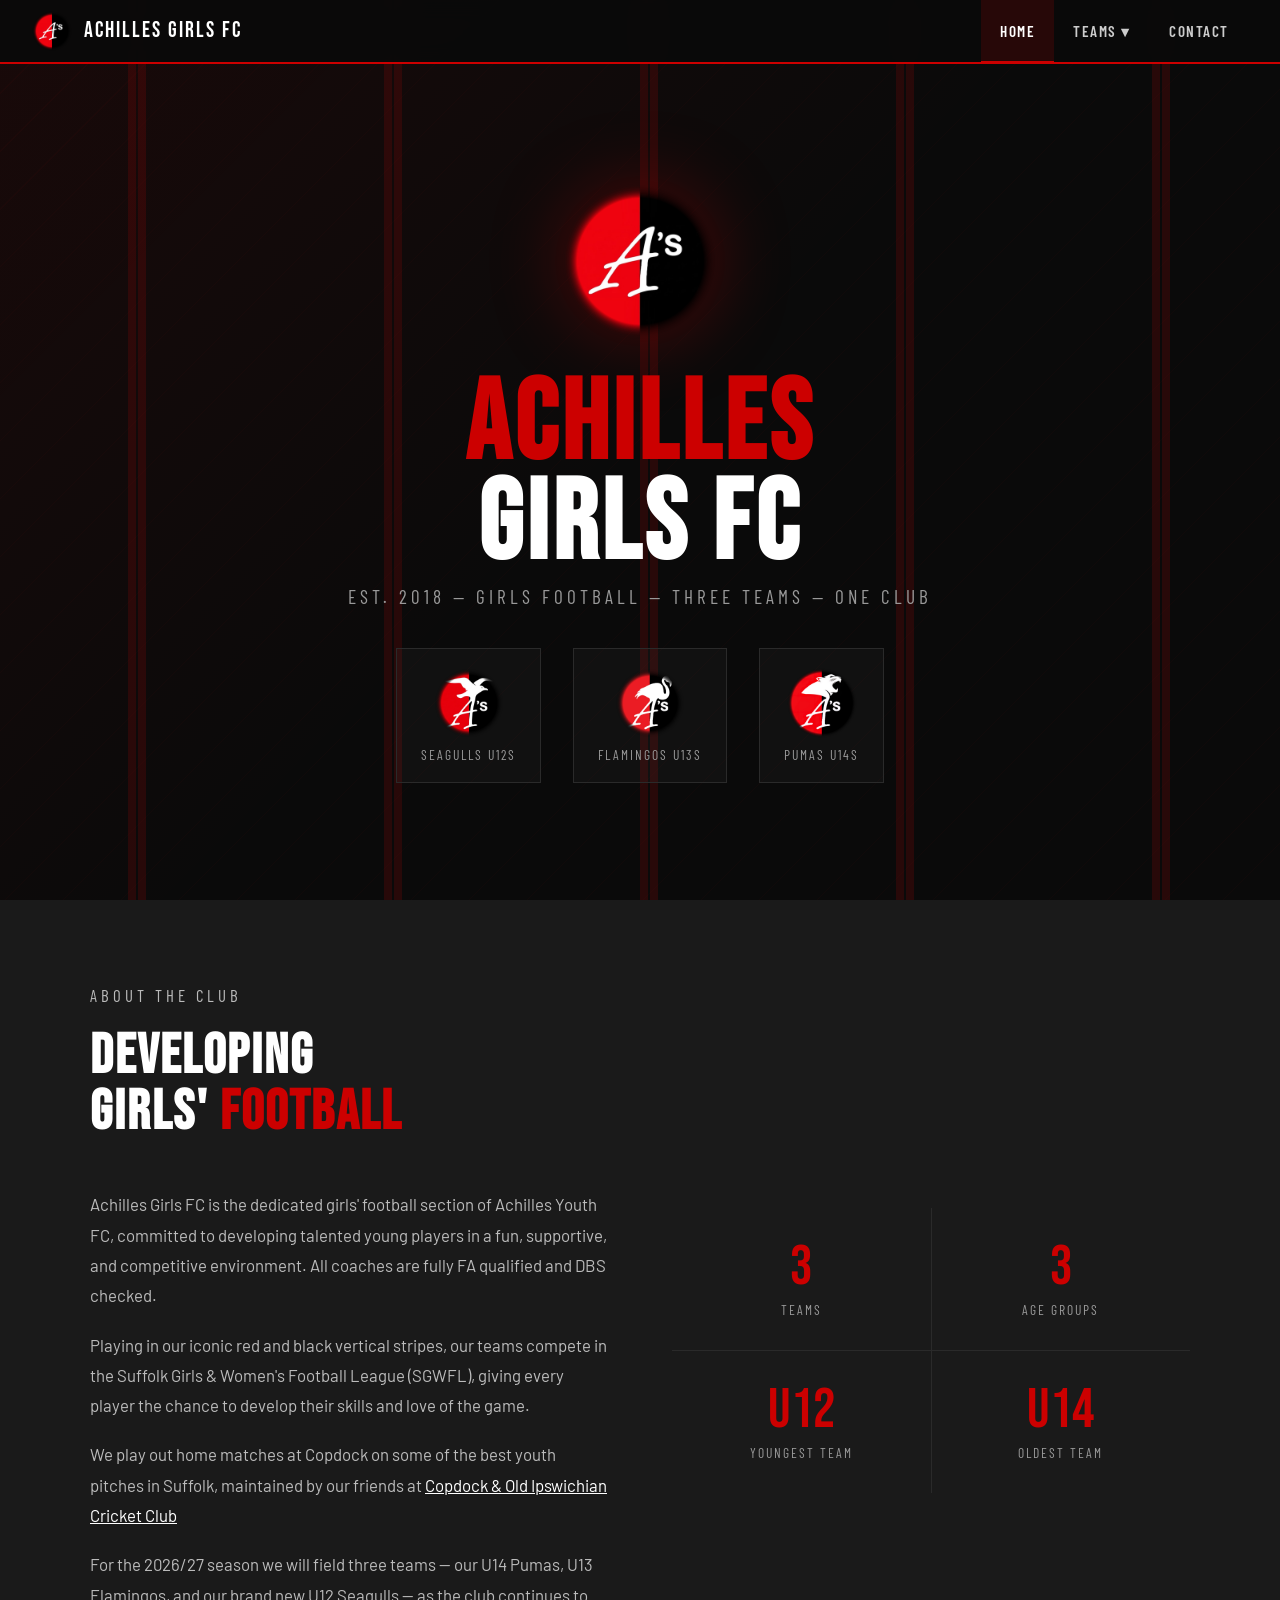
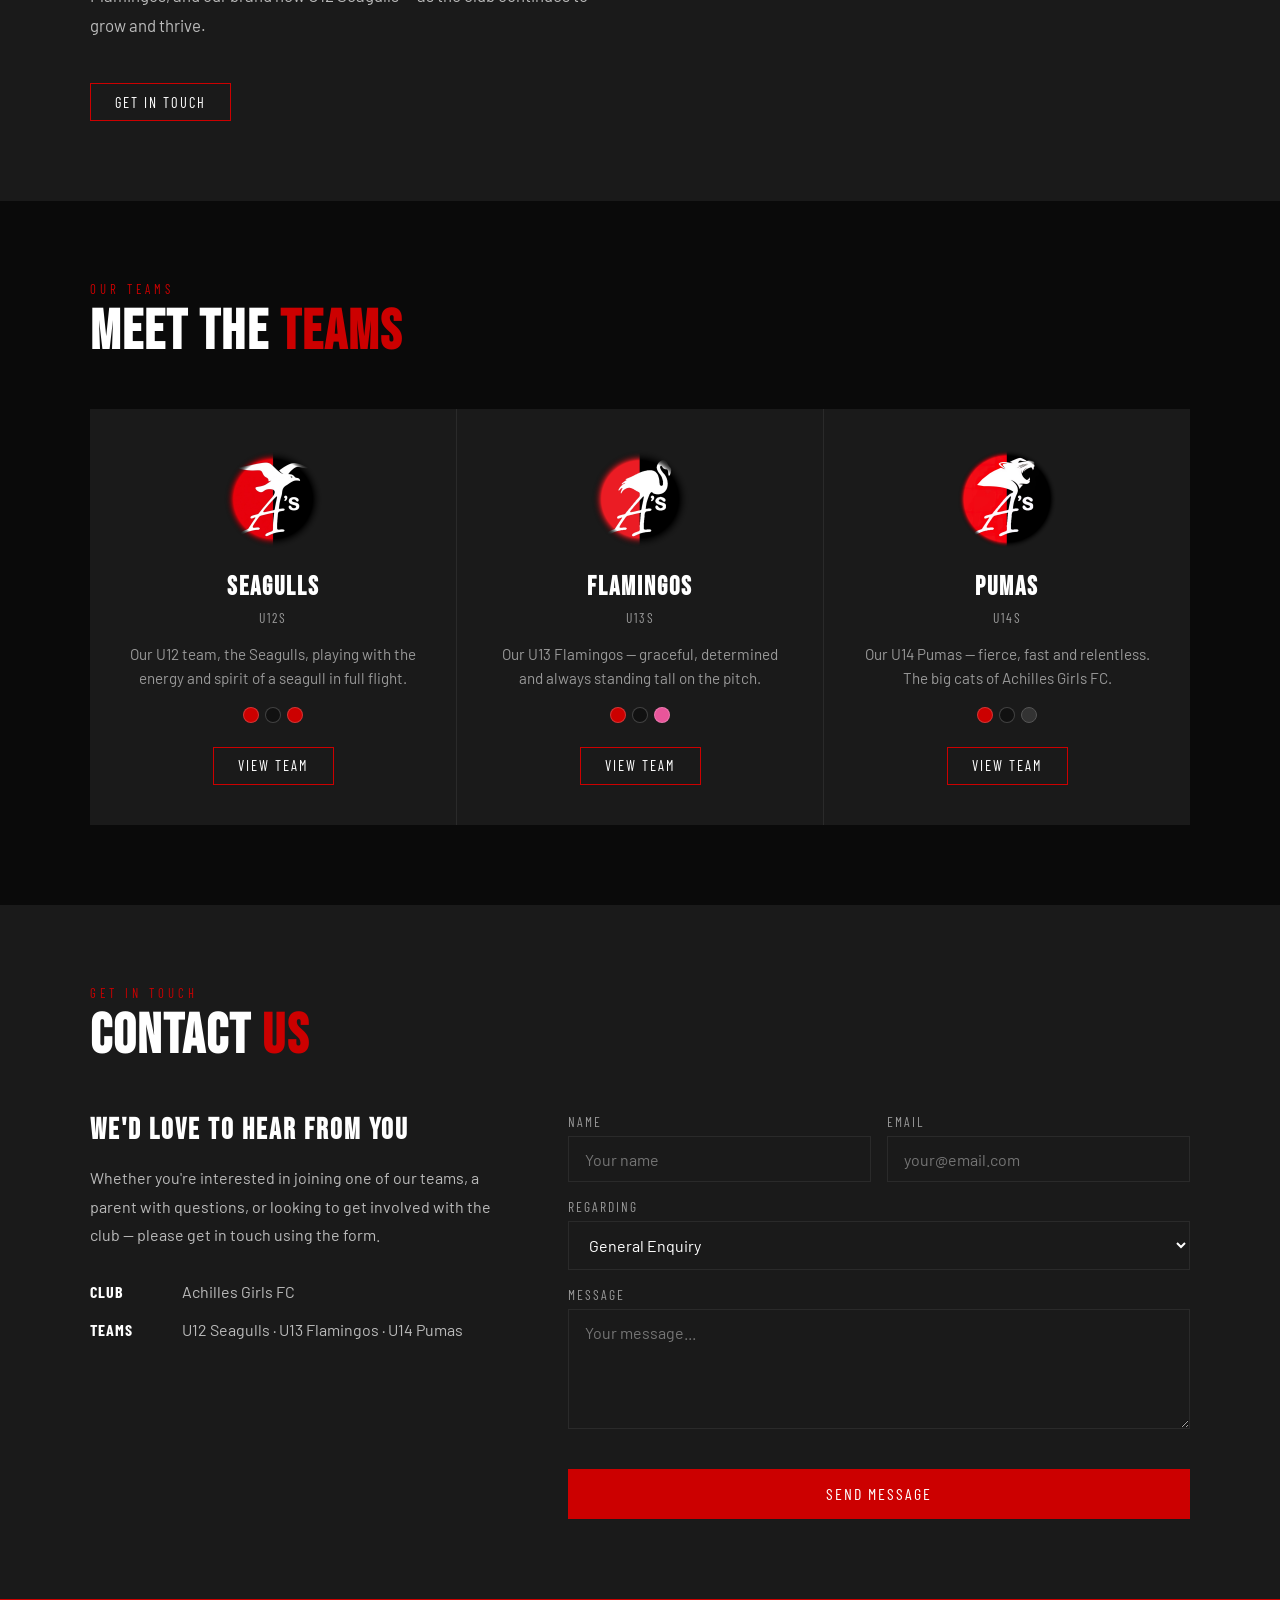
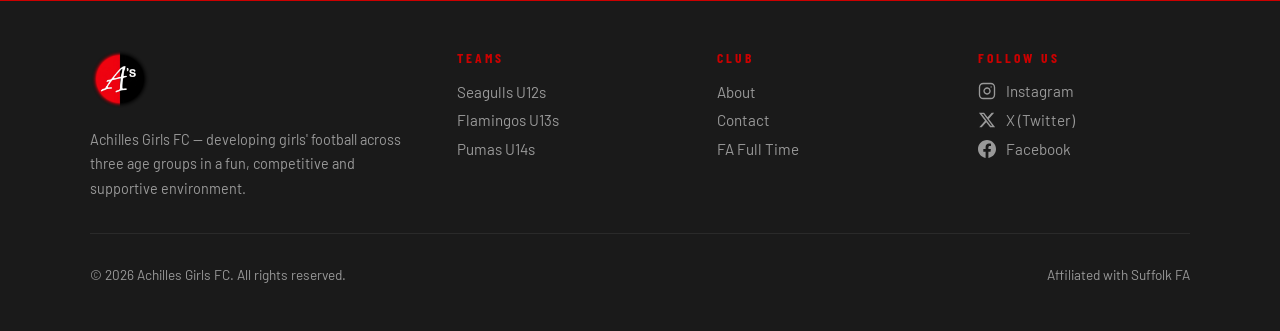
<file: index.html>
<!DOCTYPE html>
<html lang="en">
<head>
  <meta charset="UTF-8">
  <meta name="viewport" content="width=device-width, initial-scale=1.0">
  <title>Achilles Girls FC</title>
  <link rel="icon" type="image/png" href="images/logo-club.png">
  <link rel="manifest" href="manifest.json">
  <meta name="theme-color" content="#CC0000">
  <meta name="apple-mobile-web-app-capable" content="yes">
  <meta name="apple-mobile-web-app-status-bar-style" content="black-translucent">
  <meta name="apple-mobile-web-app-title" content="Achilles FC">
  <link rel="apple-touch-icon" href="images/logo-club.png">
  <link rel="stylesheet" href="css/style.css">
</head>
<body>

  <!-- NAVBAR -->
  <nav>
    <a href="index.html" class="nav-brand">
      <img src="images/logo-club.png" alt="Achilles Girls FC">
      <span>Achilles Girls FC</span>
    </a>
    <button class="nav-toggle" aria-label="Menu">
      <span></span><span></span><span></span>
    </button>
    <ul class="nav-links">
      <li><a href="index.html" class="active">Home</a></li>
      <li class="nav-dropdown">
        <a href="#">Teams ▾</a>
        <ul class="dropdown-menu">
          <li>
            <a href="team-seagulls.html">
              <img src="images/logo-seagulls.png" alt=""> Seagulls U12s
            </a>
          </li>
          <li>
            <a href="team-flamingos.html">
              <img src="images/logo-flamingos.png" alt=""> Flamingos U13s
            </a>
          </li>
          <li>
            <a href="team-pumas.html">
              <img src="images/logo-pumas.png" alt=""> Pumas U14s
            </a>
          </li>
        </ul>
      </li>
      <li><a href="index.html#contact">Contact</a></li>
    </ul>
  </nav>

  <!-- HERO -->
  <section class="hero">
    <div class="hero-bg">
      <div class="hero-stripe"></div>
      <div class="hero-stripe"></div>
      <div class="hero-stripe"></div>
      <div class="hero-stripe"></div>
      <div class="hero-stripe"></div>
      <div class="hero-stripe"></div>
      <div class="hero-stripe"></div>
      <div class="hero-stripe"></div>
      <div class="hero-stripe"></div>
      <div class="hero-stripe"></div>
    </div>
    <div class="hero-content">
      <img src="images/logo-club.png" alt="Achilles Girls FC" class="hero-logo">
      <h1><span>Achilles</span><br>Girls FC</h1>
      <p class="hero-sub">Est. 2018 &mdash; Girls Football &mdash; Three Teams &mdash; One Club</p>
      <div class="hero-teams">
        <a href="team-seagulls.html" class="hero-team-badge">
          <img src="images/logo-seagulls.png" alt="Seagulls">
          <span>Seagulls U12s</span>
        </a>
        <a href="team-flamingos.html" class="hero-team-badge">
          <img src="images/logo-flamingos.png" alt="Flamingos">
          <span>Flamingos U13s</span>
        </a>
        <a href="team-pumas.html" class="hero-team-badge">
          <img src="images/logo-pumas.png" alt="Pumas">
          <span>Pumas U14s</span>
        </a>
      </div>
    </div>
  </section>

  <!-- ABOUT -->
  <section id="about" style="background: var(--grey);">
    <div class="container">
      <div class="about-grid">
        <div class="about-text fade-in">
          <p class="section-label">About the Club</p>
          <h2 class="section-title">Developing<br>Girls' <span>Football</span></h2>
          <p>Achilles Girls FC is the dedicated girls' football section of Achilles Youth FC, committed to developing talented young players in a fun, supportive, and competitive environment. All coaches are fully FA qualified and DBS checked.</p>
          <p>Playing in our iconic red and black vertical stripes, our teams compete in the Suffolk Girls &amp; Women's Football League (SGWFL), giving every player the chance to develop their skills and love of the game.</p>
          <p>We play out home matches at Copdock on some of the best youth pitches in Suffolk, maintained by our friends at <a href="https://candoicc.play-cricket.com/home" target="_blank" style="color:#ffffff;">Copdock &amp; Old Ipswichian Cricket Club</a> </p>
          <p>For the 2026/27 season we will field three teams — our U14 Pumas, U13 Flamingos, and our brand new U12 Seagulls — as the club continues to grow and thrive.</p>
          <a href="index.html#contact" class="btn">Get in Touch</a>
        </div>
        <div class="about-stats fade-in">
          <div class="stat-box">
            <div class="number">3</div>
            <div class="label">Teams</div>
          </div>
          <div class="stat-box">
            <div class="number">3</div>
            <div class="label">Age Groups</div>
          </div>
          <div class="stat-box">
            <div class="number">U12</div>
            <div class="label">Youngest Team</div>
          </div>
          <div class="stat-box">
            <div class="number">U14</div>
            <div class="label">Oldest Team</div>
          </div>
        </div>
      </div>
    </div>
  </section>

  <!-- TEAMS -->
  <section id="teams">
    <div class="container">
      <p class="section-label fade-in">Our Teams</p>
      <h2 class="section-title fade-in">Meet the <span>Teams</span></h2>
      <div class="teams-grid fade-in">
        <!-- Seagulls -->
        <a href="team-seagulls.html" class="team-card" style="--accent: #CC0000;">
          <img src="images/logo-seagulls.png" alt="Achilles Seagulls">
          <h3>Seagulls</h3>
          <div class="age-group">U12s</div>
          <p style="color:#999; font-size:0.95rem; line-height:1.6;">Our U12 team, the Seagulls, playing with the energy and spirit of a seagull in full flight.</p>
          <div class="kit-colours">
            <div class="kit-swatch" style="background:#CC0000;" title="Red"></div>
            <div class="kit-swatch" style="background:#111;" title="Black"></div>
            <div class="kit-swatch" style="background:#CC0000;" title="Red socks"></div>
          </div>
          <span class="btn">View Team</span>
        </a>
        <!-- FLAMINGOS -->
        <a href="team-flamingos.html" class="team-card" style="--accent: #e8559a;">
          <img src="images/logo-flamingos.png" alt="Achilles Flamingos">
          <h3>Flamingos</h3>
          <div class="age-group">U13s</div>
          <p style="color:#999; font-size:0.95rem; line-height:1.6;">Our U13 Flamingos — graceful, determined and always standing tall on the pitch.</p>
          <div class="kit-colours">
            <div class="kit-swatch" style="background:#CC0000;" title="Red"></div>
            <div class="kit-swatch" style="background:#111;" title="Black"></div>
            <div class="kit-swatch" style="background:#e8559a;" title="Pink socks"></div>
          </div>
          <span class="btn">View Team</span>
        </a>
        <!-- PUMAS -->
        <a href="team-pumas.html" class="team-card" style="--accent: #888;">
          <img src="images/logo-pumas.png" alt="Achilles Pumas">
          <h3>Pumas</h3>
          <div class="age-group">U14s</div>
          <p style="color:#999; font-size:0.95rem; line-height:1.6;">Our U14 Pumas — fierce, fast and relentless. The big cats of Achilles Girls FC.</p>
          <div class="kit-colours">
            <div class="kit-swatch" style="background:#CC0000;" title="Red"></div>
            <div class="kit-swatch" style="background:#111;" title="Black"></div>
            <div class="kit-swatch" style="background:#333; border-color:#555;" title="Black socks"></div>
          </div>
          <span class="btn">View Team</span>
        </a>
      </div>
    </div>
  </section>

  <!-- CONTACT -->
  <section id="contact" style="background: var(--grey);">
    <div class="container">
      <p class="section-label fade-in">Get in Touch</p>
      <h2 class="section-title fade-in">Contact <span>Us</span></h2>
      <div class="contact-grid">
        <div class="contact-info fade-in">
          <h3>We'd love to hear from you</h3>
          <p>Whether you're interested in joining one of our teams, a parent with questions, or looking to get involved with the club — please get in touch using the form.</p>
          <div class="contact-detail">
            <strong>Club</strong>
            <span>Achilles Girls FC</span>
          </div>
          <div class="contact-detail">
            <strong>Teams</strong>
            <span>U12 Seagulls · U13 Flamingos · U14 Pumas</span>
          </div>
          <!-- Add your social links here when ready -->
        </div>
        <div class="fade-in">
          <!--
            FORMSPREE SETUP:
            1. Go to https://formspree.io and create a free account
            2. Create a new form and copy your endpoint URL
            3. Replace "YOUR_FORMSPREE_ID" below with your actual ID
               e.g. action="https://formspree.io/f/xpzvwrkg"
          -->
          <form id="contact-form" class="contact-form"
                action="https://formspree.io/f/mojppgwp"
                method="POST">
            <div class="form-row">
              <div class="form-group">
                <label for="name">Name</label>
                <input type="text" id="name" name="name" required placeholder="Your name">
              </div>
              <div class="form-group">
                <label for="email">Email</label>
                <input type="email" id="email" name="email" required placeholder="your@email.com">
              </div>
            </div>
            <div class="form-group">
              <label for="team">Regarding</label>
              <select id="team" name="team">
                <option value="">General Enquiry</option>
                <option value="Seagulls">Seagulls U12s</option>
                <option value="flamingos">Flamingos U13s</option>
                <option value="pumas">Pumas U14s</option>
                <option value="other">Other</option>
              </select>
            </div>
            <div class="form-group">
              <label for="message">Message</label>
              <textarea id="message" name="message" required placeholder="Your message..."></textarea>
            </div>
            <button type="submit" class="btn btn-full btn-submit">Send Message</button>
          </form>
          <div id="form-success" class="form-success">
            ✓ Message sent! We'll be in touch soon.
          </div>
        </div>
      </div>
    </div>
  </section>

  <!-- FOOTER -->
<footer>
    <div class="footer-inner">
      <div class="footer-brand">
        <img src="images/logo-club.png" alt="Achilles Girls FC">
        <p>Achilles Girls FC — developing girls' football across three age groups in a fun, competitive and supportive environment.</p>
      </div>
      <div class="footer-col">
        <h4>Teams</h4>
        <ul>
          <li><a href="team-seagulls.html">Seagulls U12s</a></li>
          <li><a href="team-flamingos.html">Flamingos U13s</a></li>
          <li><a href="team-pumas.html">Pumas U14s</a></li>
        </ul>
      </div>
      <div class="footer-col">
        <h4>Club</h4>
        <ul>
          <li><a href="index.html#about">About</a></li>
          <li><a href="index.html#contact">Contact</a></li>
          <li><a href="https://fulltime.thefa.com" target="_blank">FA Full Time</a></li>
        </ul>
      </div>
      <div class="footer-col">
        <h4>Follow Us</h4>
        <div class="social-links">
          <a href="https://www.instagram.com/achillesgirlsfc" target="_blank" rel="noopener" aria-label="Instagram" class="social-link">
            <svg xmlns="http://www.w3.org/2000/svg" viewBox="0 0 24 24" fill="none" stroke="currentColor" stroke-width="1.8" stroke-linecap="round" stroke-linejoin="round">
              <rect x="2" y="2" width="20" height="20" rx="5" ry="5"/><path d="M16 11.37A4 4 0 1 1 12.63 8 4 4 0 0 1 16 11.37z"/><line x1="17.5" y1="6.5" x2="17.51" y2="6.5"/>
            </svg>
            Instagram
          </a>
          <a href="https://x.com/achillesgirlsfc" target="_blank" rel="noopener" aria-label="X (Twitter)" class="social-link">
            <svg xmlns="http://www.w3.org/2000/svg" viewBox="0 0 24 24" fill="currentColor">
              <path d="M18.244 2.25h3.308l-7.227 8.26 8.502 11.24H16.17l-5.214-6.817L4.99 21.75H1.68l7.73-8.835L1.254 2.25H8.08l4.713 6.231zm-1.161 17.52h1.833L7.084 4.126H5.117z"/>
            </svg>
            X (Twitter)
          </a>
          <a href="https://www.facebook.com/groups/achillesgirls" target="_blank" rel="noopener" aria-label="Facebook" class="social-link">
            <svg xmlns="http://www.w3.org/2000/svg" viewBox="0 0 24 24" fill="currentColor">
              <path d="M24 12.073c0-6.627-5.373-12-12-12s-12 5.373-12 12c0 5.99 4.388 10.954 10.125 11.854v-8.385H7.078v-3.47h3.047V9.43c0-3.007 1.792-4.669 4.533-4.669 1.312 0 2.686.235 2.686.235v2.953H15.83c-1.491 0-1.956.925-1.956 1.874v2.25h3.328l-.532 3.47h-2.796v8.385C19.612 23.027 24 18.062 24 12.073z"/>
            </svg>
            Facebook
          </a>
        </div>
      </div>
    </div>
    <div class="footer-bottom">
      <span>© 2026 Achilles Girls FC. All rights reserved.</span>
      <span>Affiliated with Suffolk FA</span>
    </div>
  </footer>

  <script src="js/main.js"></script>
  <script>
    if ("serviceWorker" in navigator) {
      navigator.serviceWorker.register("/sw.js");
    }
  </script>
</body>
</html>
</file>
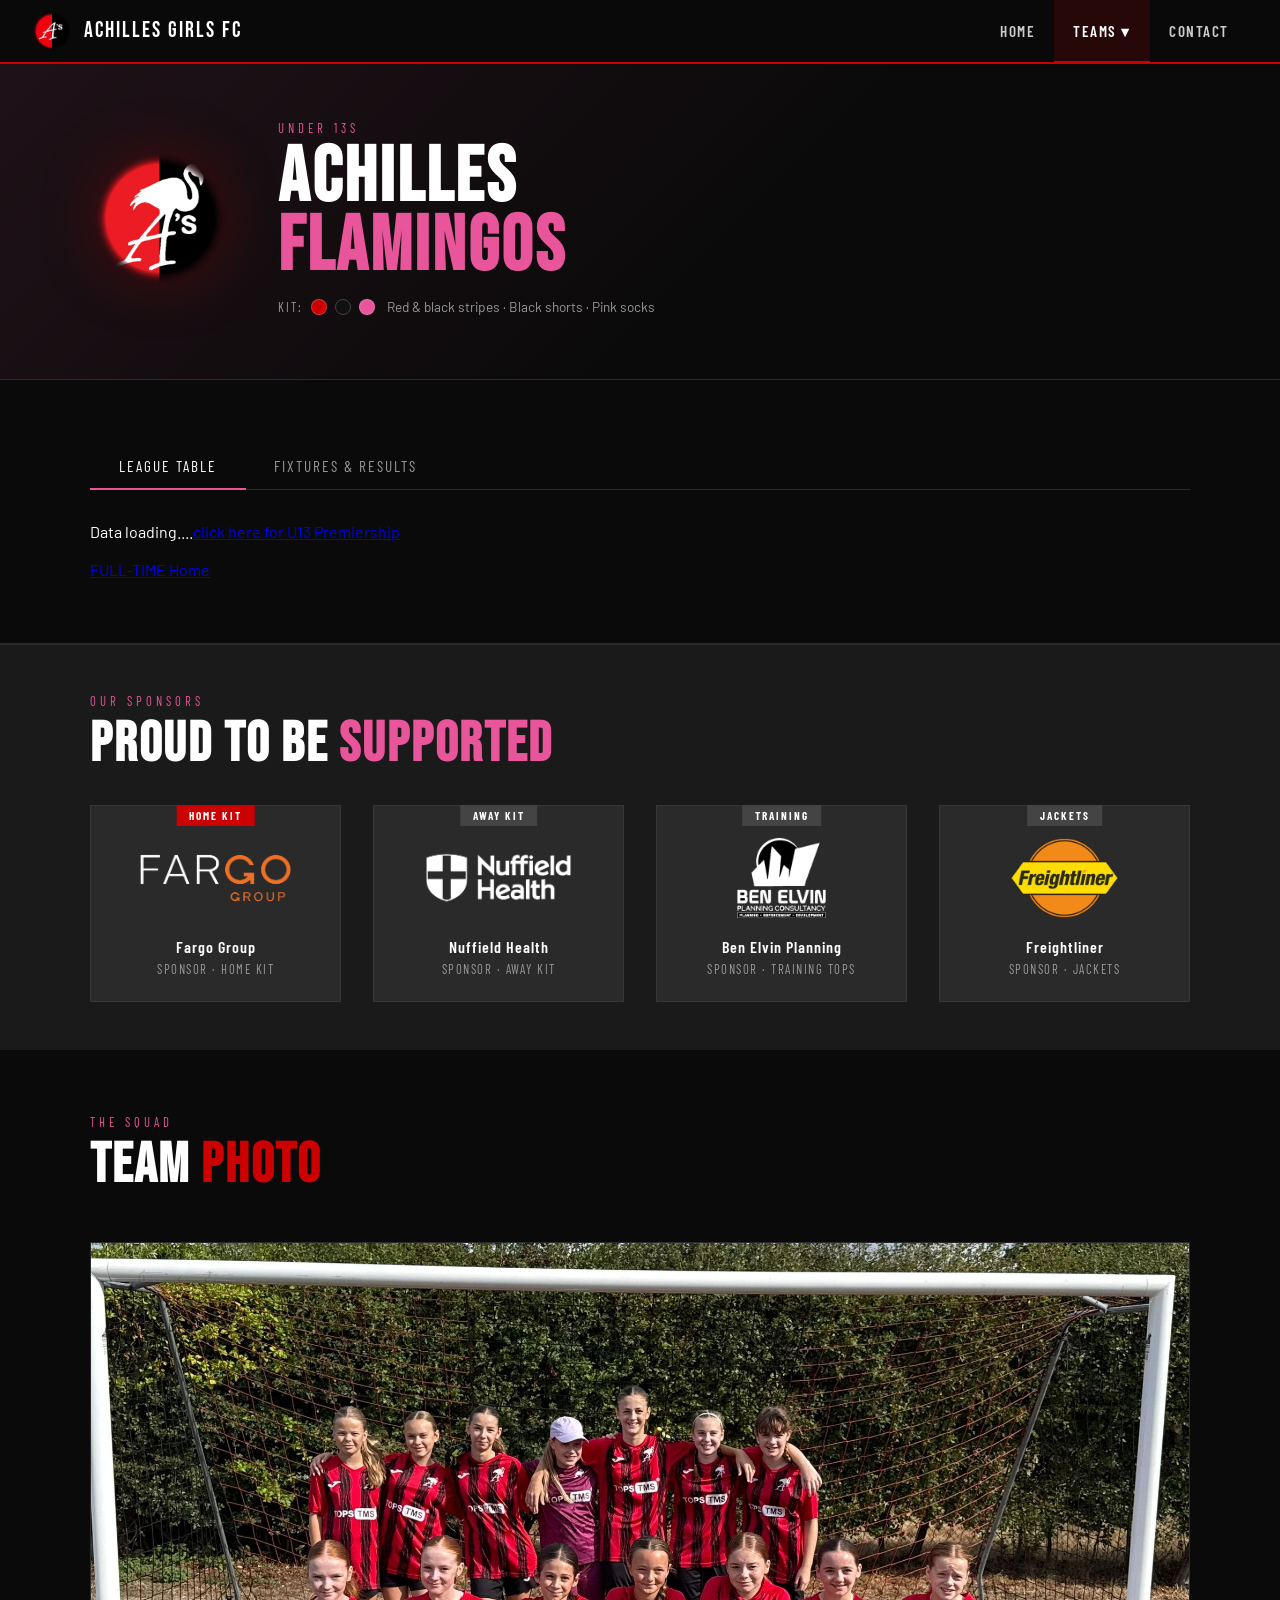
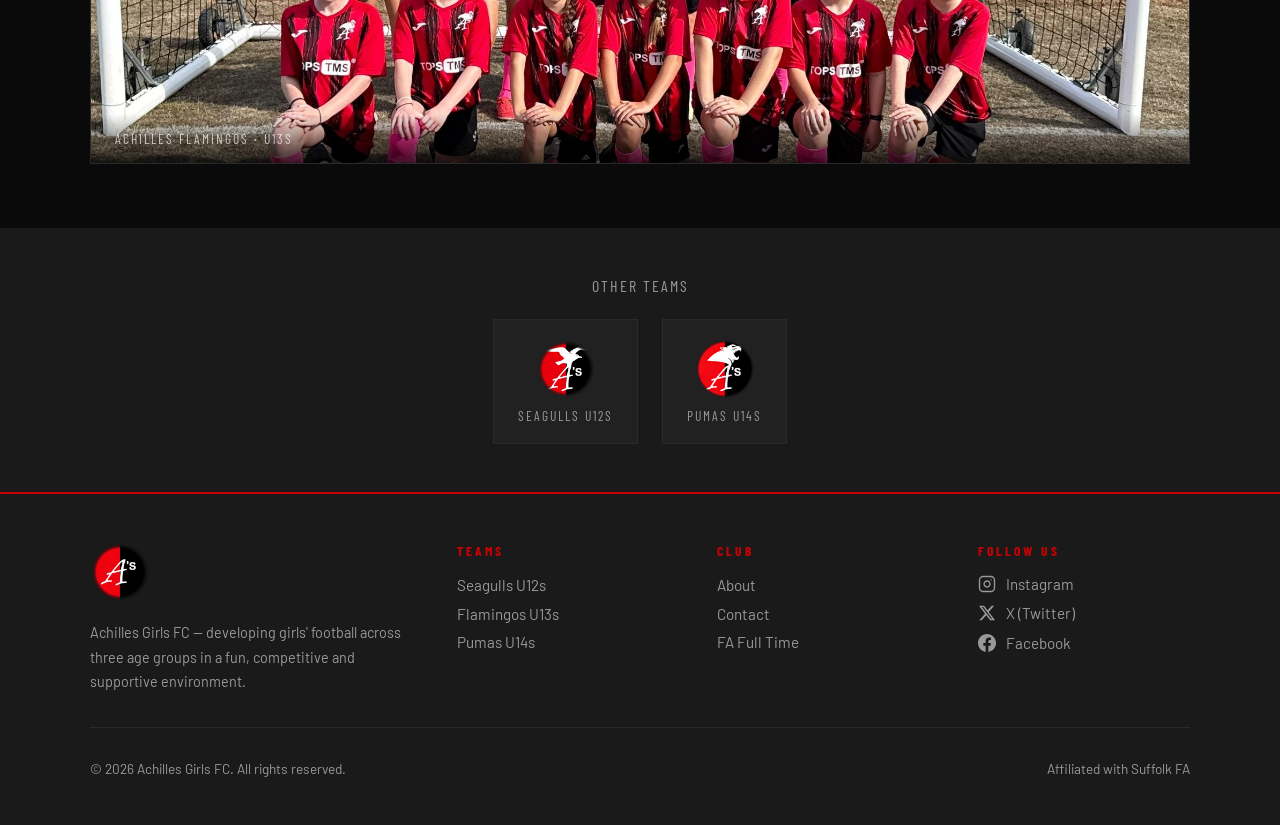
<file: team-flamingos.html>
<!DOCTYPE html>
<html lang="en">
<head>
  <meta charset="UTF-8">
  <meta name="viewport" content="width=device-width, initial-scale=1.0">
  <title>Flamingos U13s — Achilles Girls FC</title>
  <link rel="icon" type="image/png" href="images/logo-flamingos.png">
  <link rel="manifest" href="manifest.json">
  <meta name="theme-color" content="#CC0000">
  <meta name="apple-mobile-web-app-capable" content="yes">
  <meta name="apple-mobile-web-app-status-bar-style" content="black-translucent">
  <meta name="apple-mobile-web-app-title" content="Achilles FC">
  <link rel="apple-touch-icon" href="images/logo-club.png">
  <link rel="stylesheet" href="css/style.css">
  <style>
    :root { --team-accent: #e8559a; }
    .team-hero { background: linear-gradient(135deg, rgba(232,85,154,0.10) 0%, transparent 60%); }
    .section-label { color: #e8559a !important; }
    .fa-tab.active { border-bottom-color: #e8559a !important; }
  </style>
</head>
<body>

  <!-- NAVBAR -->
  <nav>
    <a href="index.html" class="nav-brand">
      <img src="images/logo-club.png" alt="Achilles Girls FC">
      <span>Achilles Girls FC</span>
    </a>
    <button class="nav-toggle" aria-label="Menu">
      <span></span><span></span><span></span>
    </button>
    <ul class="nav-links">
      <li><a href="index.html">Home</a></li>
      <li class="nav-dropdown">
        <a href="#" class="active">Teams ▾</a>
        <ul class="dropdown-menu">
          <li><a href="team-seagulls.html"><img src="images/logo-seagulls.png" alt=""> Seagulls U12s</a></li>
          <li><a href="team-flamingos.html"><img src="images/logo-flamingos.png" alt=""> Flamingos U13s</a></li>
          <li><a href="team-pumas.html"><img src="images/logo-pumas.png" alt=""> Pumas U14s</a></li>
        </ul>
      </li>
      <li><a href="index.html#contact">Contact</a></li>
    </ul>
  </nav>

  <!-- TEAM HERO -->
  <div class="team-hero">
    <div class="team-hero-inner">
      <img src="images/logo-flamingos.png" alt="Achilles Flamingos" class="team-hero-logo">
      <div class="team-hero-text">
        <p class="section-label">Under 13s</p>
        <h1>Achilles<br><span style="color:#e8559a">Flamingos</span></h1>
        <p class="team-division"><!-- Add league/division name here when known --></p>
        <div class="team-kit">
          <span class="kit-label">Kit:</span>
          <div class="kit-swatch" style="background:#CC0000;" title="Red"></div>
          <div class="kit-swatch" style="background:#111; border-color:#444;" title="Black"></div>
          <div class="kit-swatch" style="background:#e8559a;" title="Pink socks"></div>
          <span style="color:var(--text-muted); font-size:0.85rem; margin-left:4px;">Red &amp; black stripes · Black shorts · Pink socks</span>
        </div>
      </div>
    </div>
  </div>

  <!-- FA FULL TIME EMBEDS -->
  <section class="fa-section">
    <div class="container">
      <div class="fa-tabs">
        <button class="fa-tab active" data-panel="panel-table">League Table</button>
        <button class="fa-tab" data-panel="panel-fixtures">Fixtures &amp; Results</button>
      </div>

      <!-- FIXTURES & RESULTS -->
      <div id="panel-fixtures" class="fa-panel">
        <!--
          ========================================================
          FLAMINGOS — FIXTURES & RESULTS
          ========================================================
          1. Go to FA Full Time and find the Flamingos fixtures/
             results widget code snippet.
          2. DELETE the entire embed-placeholder <div> below.
          3. PASTE your FA snippet in its place, e.g.:

          <div class="fa-embed-wrapper" style="padding:1rem;">
            <div id="lrep XXXXXXX" style="width:100%;">
              Data loading....<a href="https://fulltime.thefa.com/...">click here</a>
            </div>
            <script type="text/javascript">var lrcode = 'XXXXXXX'</script>
            <script type="text/javascript" src="https://fulltime.thefa.com/client/api/cs1.js"></script>
          </div>

          IMPORTANT: Change style="width: 350px" to style="width: 100%"
          so it fills the page properly.
          ========================================================
        -->
        <div id="lrep23065493" style="width: 100%;">Data loading....<a href="https://fulltime.thefa.com/index.html?divisionseason=990756320">click here for U13 Premiership</a>
			<br/><br/>
			<a href="http://www.thefa.com/FULL-TIME">FULL-TIME Home</a>
		</div>
		<script language="javascript" type="text/javascript">
			var lrcode = '23065493'
		</script>
		<script language="Javascript" type="text/javascript" src="https://fulltime.thefa.com/client/api/cs1.js"></script> 
      </div>

      <!-- LEAGUE TABLE -->
      <div id="panel-table" class="fa-panel active">
        <!--
          ========================================================
          FLAMINGOS — LEAGUE TABLE
          ========================================================
          This needs a SEPARATE snippet code from FA Full Time
          (different lrcode number to the fixtures one above).

          1. Get the league table widget snippet from FA Full Time.
          2. DELETE the entire embed-placeholder <div> below.
          3. PASTE your FA snippet in its place (same format as
             the fixtures snippet — see instructions above).

          NOTE: Each panel uses its own lrcode variable so they
          won't conflict with each other on the page.
          ========================================================
        -->
        <div id="lrep489732573" style="width: 100%;">Data loading....<a href="https://fulltime.thefa.com/index.html?divisionseason=990756320">click here for U13 Premiership</a>
			<br/><br/>
			<a href="http://www.thefa.com/FULL-TIME">FULL-TIME Home</a>
		</div>
		<script language="javascript" type="text/javascript">
			var lrcode = '489732573'
		</script>
		<script language="Javascript" type="text/javascript" src="https://fulltime.thefa.com/client/api/cs1.js"></script>  
    </div>
  </section>

  <!-- SPONSORS -->
  <section style="padding: 3rem 2rem; background: var(--grey); border-top: 1px solid var(--grey-mid);">
    <div class="container">
      <p class="section-label fade-in" style="color:#e8559a !important;">Our Sponsors</p>
      <h2 class="section-title fade-in" style="margin-bottom:2rem;">Proud to be <span style="color:#e8559a">Supported</span></h2>
      <div class="sponsors-grid fade-in">

        <a href="https://www.thefargogroup.com/" target="_blank" rel="noopener" class="sponsor-card">
          <div class="sponsor-badge">Home Kit</div>
          <img src="images/sponsor-fargo.png" alt="Fargo Group">
          <span class="sponsor-name">Fargo Group</span>
          <span class="sponsor-role">Sponsor · Home Kit</span>
        </a>

        <a href="https://www.nuffieldhealth.com/hospitals/ipswich" target="_blank" rel="noopener" class="sponsor-card">
          <div class="sponsor-badge sponsor-badge--secondary">Away Kit</div>
          <img src="images/sponsor-nuffield.png" alt="Nuffield Health">
          <span class="sponsor-name">Nuffield Health</span>
          <span class="sponsor-role">Sponsor · Away Kit</span>
        </a>

        <a href="https://www.benelvinplanning.co.uk/" target="_blank" rel="noopener" class="sponsor-card">
          <div class="sponsor-badge sponsor-badge--secondary">Training</div>
          <img src="images/sponsor-benelvin.png" alt="Ben Elvin Planning Consultancy">
          <span class="sponsor-name">Ben Elvin Planning</span>
          <span class="sponsor-role">Sponsor · Training Tops</span>
        </a>

        <a href="https://www.freightliner.co.uk/" target="_blank" rel="noopener" class="sponsor-card">
          <div class="sponsor-badge sponsor-badge--secondary">Jackets</div>
          <img src="images/sponsor-freightliner.png" alt="Freightliner">
          <span class="sponsor-name">Freightliner</span>
          <span class="sponsor-role">Sponsor · Jackets</span>
        </a>

      </div>
    </div>
  </section>

  <!-- TEAM PHOTO -->
  <section style="padding: 4rem 2rem; background: var(--black);">
    <div class="container">
      <p class="section-label fade-in">The Squad</p>
      <h2 class="section-title fade-in">Team <span>Photo</span></h2>
      <div class="fade-in" style="position:relative; overflow:hidden; border: 1px solid var(--grey-mid);">
        <img src="images/photo-flamingos.jpg"
             alt="Achilles Flamingos U12s team photo"
             style="width:100%; display:block; max-height:520px; object-fit:cover; object-position: center top;">
        <div style="position:absolute; bottom:0; left:0; right:0; padding:1rem 1.5rem;
                    background:linear-gradient(transparent, rgba(0,0,0,0.75));
                    font-family:'Barlow Condensed',sans-serif; letter-spacing:2px;
                    font-size:0.85rem; text-transform:uppercase; color:rgba(255,255,255,0.7);">
          Achilles Flamingos · U13s
        </div>
      </div>
    </div>
  </section>

  <!-- BACK TO TEAMS -->
  <section style="padding: 3rem 2rem; text-align:center; background: var(--grey);">
    <div class="container">
      <p style="color:var(--text-muted); font-family:'Barlow Condensed',sans-serif; letter-spacing:2px; text-transform:uppercase; margin-bottom:1.5rem;">Other Teams</p>
      <div style="display:flex; justify-content:center; gap:1.5rem; flex-wrap:wrap;">
        <a href="team-seagulls.html" class="hero-team-badge">
          <img src="images/logo-seagulls.png" alt="Seagulls" style="width:60px;height:60px;object-fit:contain;">
          <span>Seagulls U12s</span>
        </a>
        <a href="team-pumas.html" class="hero-team-badge">
          <img src="images/logo-pumas.png" alt="Pumas" style="width:60px;height:60px;object-fit:contain;">
          <span>Pumas U14s</span>
        </a>
      </div>
    </div>
  </section>

  <!-- FOOTER -->
<footer>
    <div class="footer-inner">
      <div class="footer-brand">
        <img src="images/logo-club.png" alt="Achilles Girls FC">
        <p>Achilles Girls FC — developing girls' football across three age groups in a fun, competitive and supportive environment.</p>
      </div>
      <div class="footer-col">
        <h4>Teams</h4>
        <ul>
          <li><a href="team-seagulls.html">Seagulls U12s</a></li>
          <li><a href="team-flamingos.html">Flamingos U13s</a></li>
          <li><a href="team-pumas.html">Pumas U14s</a></li>
        </ul>
      </div>
      <div class="footer-col">
        <h4>Club</h4>
        <ul>
          <li><a href="index.html#about">About</a></li>
          <li><a href="index.html#contact">Contact</a></li>
          <li><a href="https://fulltime.thefa.com" target="_blank">FA Full Time</a></li>
        </ul>
      </div>
      <div class="footer-col">
        <h4>Follow Us</h4>
        <div class="social-links">
          <a href="https://www.instagram.com/achillesgirlsfc" target="_blank" rel="noopener" aria-label="Instagram" class="social-link">
            <svg xmlns="http://www.w3.org/2000/svg" viewBox="0 0 24 24" fill="none" stroke="currentColor" stroke-width="1.8" stroke-linecap="round" stroke-linejoin="round">
              <rect x="2" y="2" width="20" height="20" rx="5" ry="5"/><path d="M16 11.37A4 4 0 1 1 12.63 8 4 4 0 0 1 16 11.37z"/><line x1="17.5" y1="6.5" x2="17.51" y2="6.5"/>
            </svg>
            Instagram
          </a>
          <a href="https://x.com/achillesgirlsfc" target="_blank" rel="noopener" aria-label="X (Twitter)" class="social-link">
            <svg xmlns="http://www.w3.org/2000/svg" viewBox="0 0 24 24" fill="currentColor">
              <path d="M18.244 2.25h3.308l-7.227 8.26 8.502 11.24H16.17l-5.214-6.817L4.99 21.75H1.68l7.73-8.835L1.254 2.25H8.08l4.713 6.231zm-1.161 17.52h1.833L7.084 4.126H5.117z"/>
            </svg>
            X (Twitter)
          </a>
          <a href="https://www.facebook.com/groups/achillesgirls" target="_blank" rel="noopener" aria-label="Facebook" class="social-link">
            <svg xmlns="http://www.w3.org/2000/svg" viewBox="0 0 24 24" fill="currentColor">
              <path d="M24 12.073c0-6.627-5.373-12-12-12s-12 5.373-12 12c0 5.99 4.388 10.954 10.125 11.854v-8.385H7.078v-3.47h3.047V9.43c0-3.007 1.792-4.669 4.533-4.669 1.312 0 2.686.235 2.686.235v2.953H15.83c-1.491 0-1.956.925-1.956 1.874v2.25h3.328l-.532 3.47h-2.796v8.385C19.612 23.027 24 18.062 24 12.073z"/>
            </svg>
            Facebook
          </a>
        </div>
      </div>
    </div>
    <div class="footer-bottom">
      <span>© 2026 Achilles Girls FC. All rights reserved.</span>
      <span>Affiliated with Suffolk FA</span>
    </div>
  </footer>

  <script src="js/main.js"></script>
  <script>
    if ("serviceWorker" in navigator) {
      navigator.serviceWorker.register("/sw.js");
    }
  </script>
</body>
</html>
</file>
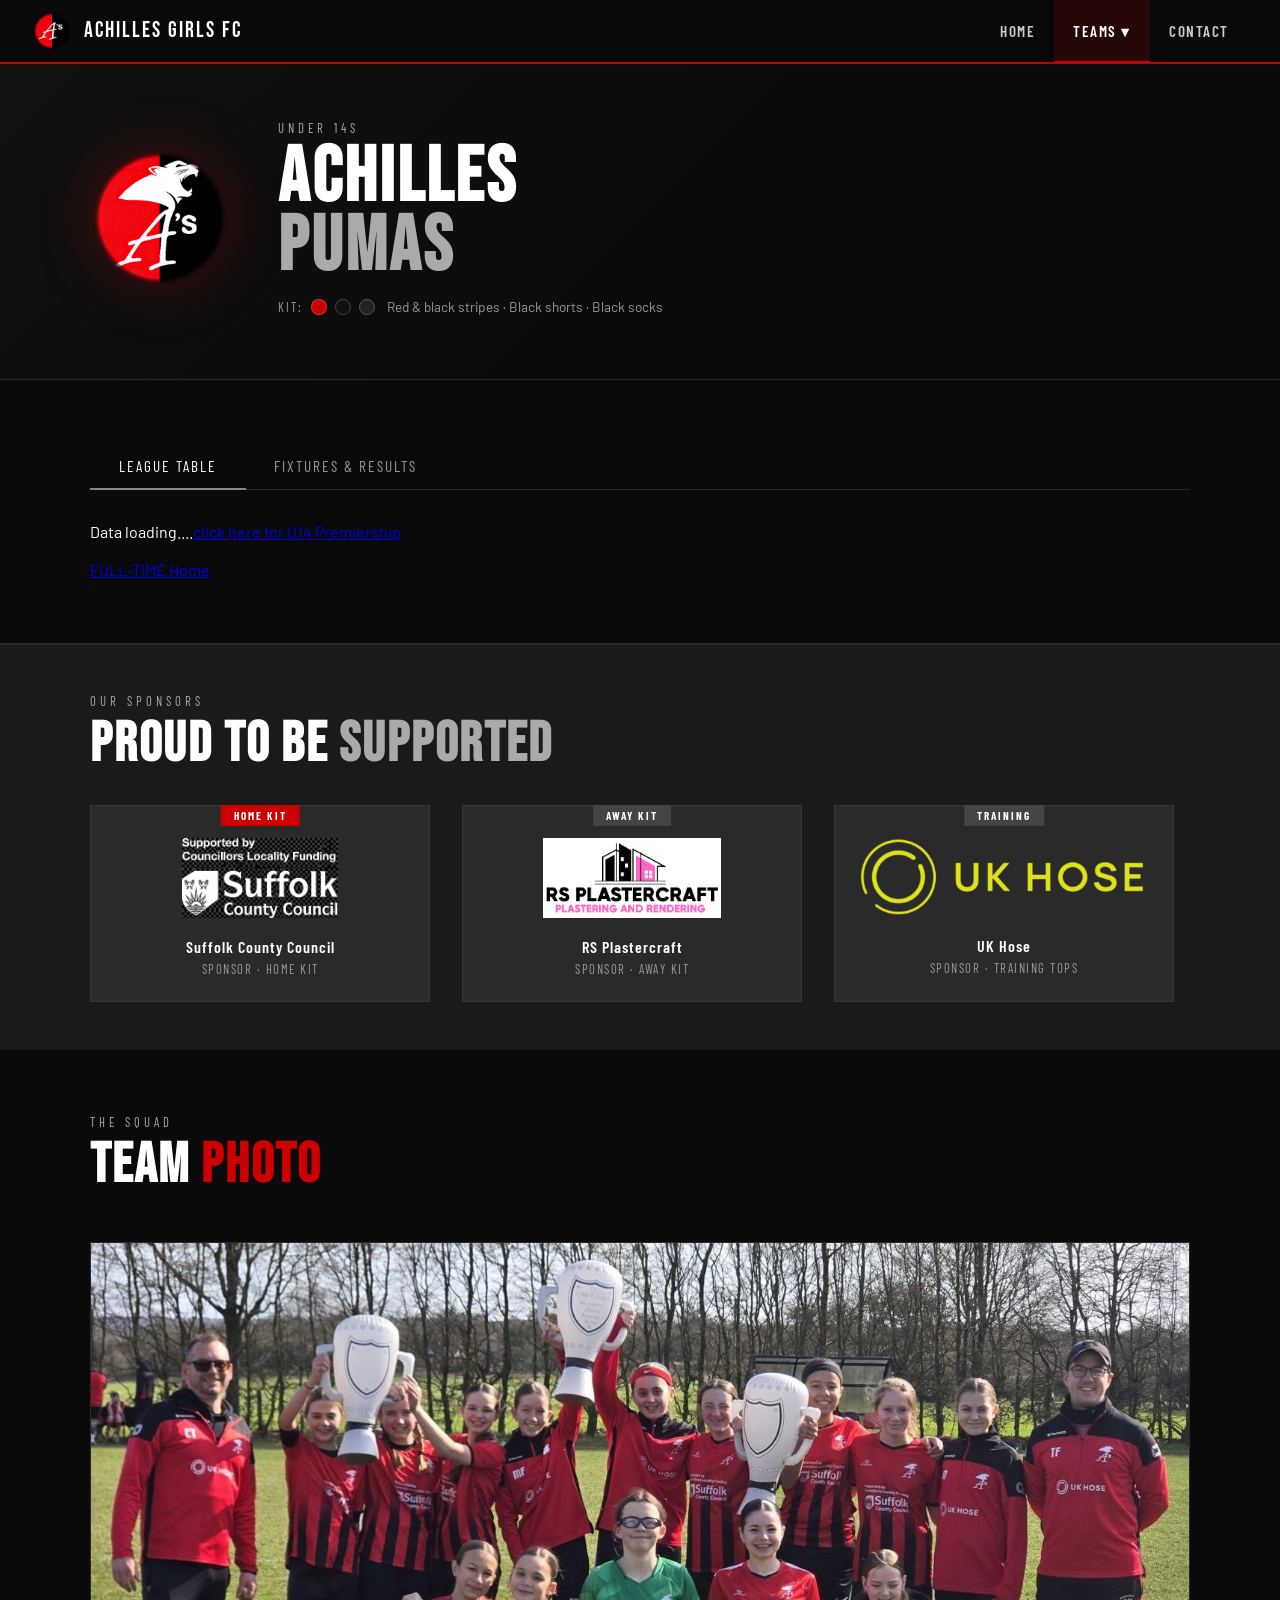
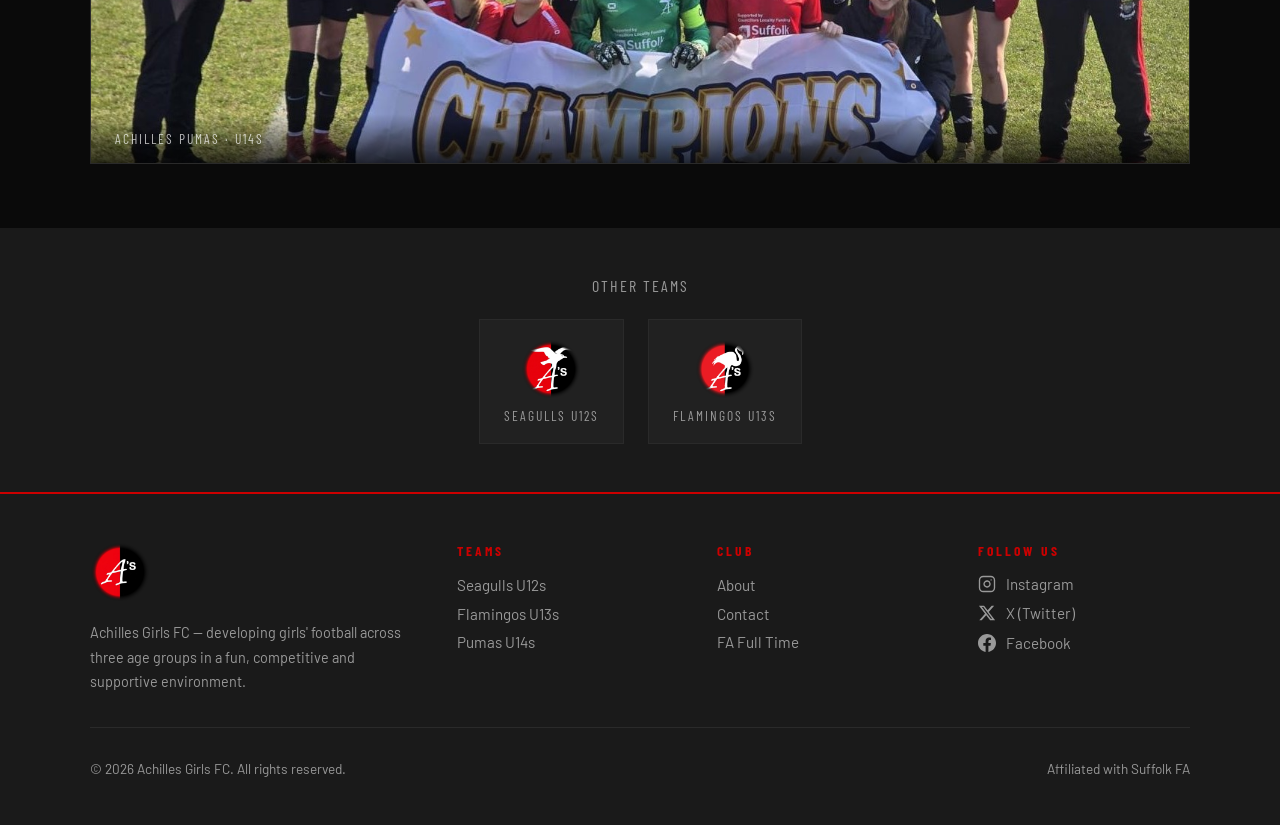
<file: team-pumas.html>
<!DOCTYPE html>
<html lang="en">
<head>
  <meta charset="UTF-8">
  <meta name="viewport" content="width=device-width, initial-scale=1.0">
  <title>Pumas U14s — Achilles Girls FC</title>
  <link rel="icon" type="image/png" href="images/logo-pumas.png">
  <link rel="manifest" href="manifest.json">
  <meta name="theme-color" content="#CC0000">
  <meta name="apple-mobile-web-app-capable" content="yes">
  <meta name="apple-mobile-web-app-status-bar-style" content="black-translucent">
  <meta name="apple-mobile-web-app-title" content="Achilles FC">
  <link rel="apple-touch-icon" href="images/logo-club.png">
  <link rel="stylesheet" href="css/style.css">
  <style>
    :root { --team-accent: #888; }
    .team-hero { background: linear-gradient(135deg, rgba(120,120,120,0.08) 0%, transparent 60%); }
    .section-label { color: #aaa !important; }
    .fa-tab.active { border-bottom-color: #888 !important; }
  </style>
</head>
<body>

  <!-- NAVBAR -->
  <nav>
    <a href="index.html" class="nav-brand">
      <img src="images/logo-club.png" alt="Achilles Girls FC">
      <span>Achilles Girls FC</span>
    </a>
    <button class="nav-toggle" aria-label="Menu">
      <span></span><span></span><span></span>
    </button>
    <ul class="nav-links">
      <li><a href="index.html">Home</a></li>
      <li class="nav-dropdown">
        <a href="#" class="active">Teams ▾</a>
        <ul class="dropdown-menu">
          <li><a href="team-seagulls.html"><img src="images/logo-seagulls.png" alt=""> Seagulls U12s</a></li>
          <li><a href="team-flamingos.html"><img src="images/logo-flamingos.png" alt=""> Flamingos U13s</a></li>
          <li><a href="team-pumas.html"><img src="images/logo-pumas.png" alt=""> Pumas U14s</a></li>
        </ul>
      </li>
      <li><a href="index.html#contact">Contact</a></li>
    </ul>
  </nav>

  <!-- TEAM HERO -->
  <div class="team-hero">
    <div class="team-hero-inner">
      <img src="images/logo-pumas.png" alt="Achilles Pumas" class="team-hero-logo">
      <div class="team-hero-text">
        <p class="section-label">Under 14s</p>
        <h1>Achilles<br><span style="color:#aaa">Pumas</span></h1>
        <p class="team-division"><!-- Add league/division name here when known --></p>
        <div class="team-kit">
          <span class="kit-label">Kit:</span>
          <div class="kit-swatch" style="background:#CC0000;" title="Red"></div>
          <div class="kit-swatch" style="background:#111; border-color:#444;" title="Black"></div>
          <div class="kit-swatch" style="background:#222; border-color:#555;" title="Black socks"></div>
          <span style="color:var(--text-muted); font-size:0.85rem; margin-left:4px;">Red &amp; black stripes · Black shorts · Black socks</span>
        </div>
      </div>
    </div>
  </div>

  <!-- FA FULL TIME EMBEDS -->
  <section class="fa-section">
    <div class="container">
      <div class="fa-tabs">
        <button class="fa-tab active" data-panel="panel-table">League Table</button>
        <button class="fa-tab" data-panel="panel-fixtures">Fixtures &amp; Results</button>
      </div>

      <!-- FIXTURES & RESULTS -->
      <div id="panel-fixtures" class="fa-panel">
        <!--
          ========================================================
          PUMAS — FIXTURES & RESULTS
          ========================================================
          1. Go to FA Full Time and find the Pumas fixtures/
             results widget code snippet.
          2. DELETE the entire embed-placeholder <div> below.
          3. PASTE your FA snippet in its place, e.g.:

          <div class="fa-embed-wrapper" style="padding:1rem;">
            <div id="lrep XXXXXXX" style="width:100%;">
              Data loading....<a href="https://fulltime.thefa.com/...">click here</a>
            </div>
            <script type="text/javascript">var lrcode = 'XXXXXXX'</script>
            <script type="text/javascript" src="https://fulltime.thefa.com/client/api/cs1.js"></script>
          </div>

          IMPORTANT: Change style="width: 350px" to style="width: 100%"
          so it fills the page properly.
          ========================================================
        -->
        <div id="lrep683980880" style="width: 100%;">Data loading....<a href="https://fulltime.thefa.com/index.html?divisionseason=482073676">click here for U14 Premiership</a>
			<br/><br/>
			<a href="http://www.thefa.com/FULL-TIME">FULL-TIME Home</a>
		</div>
		<script language="javascript" type="text/javascript">
			var lrcode = '683980880'
		</script>
		<script language="Javascript" type="text/javascript" src="https://fulltime.thefa.com/client/api/cs1.js"></script>  
      </div>

      <!-- LEAGUE TABLE -->
      <div id="panel-table" class="fa-panel active">
        <!--
          ========================================================
          PUMAS — LEAGUE TABLE
          ========================================================
          This needs a SEPARATE snippet code from FA Full Time
          (different lrcode number to the fixtures one above).

          1. Get the league table widget snippet from FA Full Time.
          2. DELETE the entire embed-placeholder <div> below.
          3. PASTE your FA snippet in its place (same format as
             the fixtures snippet — see instructions above).

          NOTE: Each panel uses its own lrcode variable so they
          won't conflict with each other on the page.
          ========================================================
        -->
        <div id="lrep217113742" style="width: 100%;">Data loading....<a href="https://fulltime.thefa.com/index.html?divisionseason=482073676">click here for U14 Premiership</a>
			<br/><br/>
			<a href="http://www.thefa.com/FULL-TIME">FULL-TIME Home</a>
		</div>
		<script language="javascript" type="text/javascript">
			var lrcode = '217113742'
		</script>
		<script language="Javascript" type="text/javascript" src="https://fulltime.thefa.com/client/api/cs1.js"></script> 
    </div>
  </section>

  <!-- SPONSORS -->
  <section style="padding: 3rem 2rem; background: var(--grey); border-top: 1px solid var(--grey-mid);">
    <div class="container">
      <p class="section-label fade-in" style="color:#aaa !important;">Our Sponsors</p>
      <h2 class="section-title fade-in" style="margin-bottom:2rem;">Proud to be <span style="color:#aaa">Supported</span></h2>
      <div class="sponsors-grid fade-in">

        <a href="https://www.suffolk.gov.uk/" target="_blank" rel="noopener" class="sponsor-card">
          <div class="sponsor-badge">Home Kit</div>
          <img src="images/sponsor-suffolk.png" alt="Suffolk County Council — Councillors Locality Funding">
          <span class="sponsor-name">Suffolk County Council</span>
          <span class="sponsor-role">Sponsor · Home Kit</span>
        </a>

        <a href="https://www.instagram.com/rs_plastercraft/" target="_blank" rel="noopener" class="sponsor-card">
          <div class="sponsor-badge sponsor-badge--secondary">Away Kit</div>
          <img src="images/sponsor-rs-plastercraft.png" alt="RS Plastercraft">
          <span class="sponsor-name">RS Plastercraft</span>
          <span class="sponsor-role">Sponsor · Away Kit</span>
        </a>

        <a href="https://www.ukhose.com/" target="_blank" rel="noopener" class="sponsor-card">
          <div class="sponsor-badge sponsor-badge--secondary">Training</div>
          <img src="images/sponsor-uk-hose.png" alt="UK Hose">
          <span class="sponsor-name">UK Hose</span>
          <span class="sponsor-role">Sponsor · Training Tops</span>
        </a>

      </div>
    </div>
  </section>

  <!-- TEAM PHOTO -->
  <section style="padding: 4rem 2rem; background: var(--black);">
    <div class="container">
      <p class="section-label fade-in">The Squad</p>
      <h2 class="section-title fade-in">Team <span>Photo</span></h2>
      <div class="fade-in" style="position:relative; overflow:hidden; border: 1px solid var(--grey-mid);">
        <img src="images/photo-pumas.jpg"
             alt="Achilles Pumas U14s team photo — Champions"
             style="width:100%; display:block; max-height:520px; object-fit:cover; object-position: center top;">
        <div style="position:absolute; bottom:0; left:0; right:0; padding:1rem 1.5rem;
                    background:linear-gradient(transparent, rgba(0,0,0,0.75));
                    font-family:'Barlow Condensed',sans-serif; letter-spacing:2px;
                    font-size:0.85rem; text-transform:uppercase; color:rgba(255,255,255,0.7);">
          Achilles Pumas · U14s
        </div>
      </div>
    </div>
  </section>

  <!-- BACK TO TEAMS -->
  <section style="padding: 3rem 2rem; text-align:center; background: var(--grey);">
    <div class="container">
      <p style="color:var(--text-muted); font-family:'Barlow Condensed',sans-serif; letter-spacing:2px; text-transform:uppercase; margin-bottom:1.5rem;">Other Teams</p>
      <div style="display:flex; justify-content:center; gap:1.5rem; flex-wrap:wrap;">
        <a href="team-seagulls.html" class="hero-team-badge">
          <img src="images/logo-seagulls.png" alt="Seagulls" style="width:60px;height:60px;object-fit:contain;">
          <span>Seagulls U12s</span>
        </a>
        <a href="team-flamingos.html" class="hero-team-badge">
          <img src="images/logo-flamingos.png" alt="Flamingos" style="width:60px;height:60px;object-fit:contain;">
          <span>Flamingos U13s</span>
        </a>
      </div>
    </div>
  </section>

  <!-- FOOTER -->
<footer>
    <div class="footer-inner">
      <div class="footer-brand">
        <img src="images/logo-club.png" alt="Achilles Girls FC">
        <p>Achilles Girls FC — developing girls' football across three age groups in a fun, competitive and supportive environment.</p>
      </div>
      <div class="footer-col">
        <h4>Teams</h4>
        <ul>
          <li><a href="team-seagulls.html">Seagulls U12s</a></li>
          <li><a href="team-flamingos.html">Flamingos U13s</a></li>
          <li><a href="team-pumas.html">Pumas U14s</a></li>
        </ul>
      </div>
      <div class="footer-col">
        <h4>Club</h4>
        <ul>
          <li><a href="index.html#about">About</a></li>
          <li><a href="index.html#contact">Contact</a></li>
          <li><a href="https://fulltime.thefa.com" target="_blank">FA Full Time</a></li>
        </ul>
      </div>
      <div class="footer-col">
        <h4>Follow Us</h4>
        <div class="social-links">
          <a href="https://www.instagram.com/achillesgirlsfc" target="_blank" rel="noopener" aria-label="Instagram" class="social-link">
            <svg xmlns="http://www.w3.org/2000/svg" viewBox="0 0 24 24" fill="none" stroke="currentColor" stroke-width="1.8" stroke-linecap="round" stroke-linejoin="round">
              <rect x="2" y="2" width="20" height="20" rx="5" ry="5"/><path d="M16 11.37A4 4 0 1 1 12.63 8 4 4 0 0 1 16 11.37z"/><line x1="17.5" y1="6.5" x2="17.51" y2="6.5"/>
            </svg>
            Instagram
          </a>
          <a href="https://x.com/achillesgirlsfc" target="_blank" rel="noopener" aria-label="X (Twitter)" class="social-link">
            <svg xmlns="http://www.w3.org/2000/svg" viewBox="0 0 24 24" fill="currentColor">
              <path d="M18.244 2.25h3.308l-7.227 8.26 8.502 11.24H16.17l-5.214-6.817L4.99 21.75H1.68l7.73-8.835L1.254 2.25H8.08l4.713 6.231zm-1.161 17.52h1.833L7.084 4.126H5.117z"/>
            </svg>
            X (Twitter)
          </a>
          <a href="https://www.facebook.com/groups/achillesgirls" target="_blank" rel="noopener" aria-label="Facebook" class="social-link">
            <svg xmlns="http://www.w3.org/2000/svg" viewBox="0 0 24 24" fill="currentColor">
              <path d="M24 12.073c0-6.627-5.373-12-12-12s-12 5.373-12 12c0 5.99 4.388 10.954 10.125 11.854v-8.385H7.078v-3.47h3.047V9.43c0-3.007 1.792-4.669 4.533-4.669 1.312 0 2.686.235 2.686.235v2.953H15.83c-1.491 0-1.956.925-1.956 1.874v2.25h3.328l-.532 3.47h-2.796v8.385C19.612 23.027 24 18.062 24 12.073z"/>
            </svg>
            Facebook
          </a>
        </div>
      </div>
    </div>
    <div class="footer-bottom">
      <span>© 2026 Achilles Girls FC. All rights reserved.</span>
      <span>Affiliated with Suffolk FA</span>
    </div>
  </footer>

  <script src="js/main.js"></script>
  <script>
    if ("serviceWorker" in navigator) {
      navigator.serviceWorker.register("/sw.js");
    }
  </script>
</body>
</html>
</file>
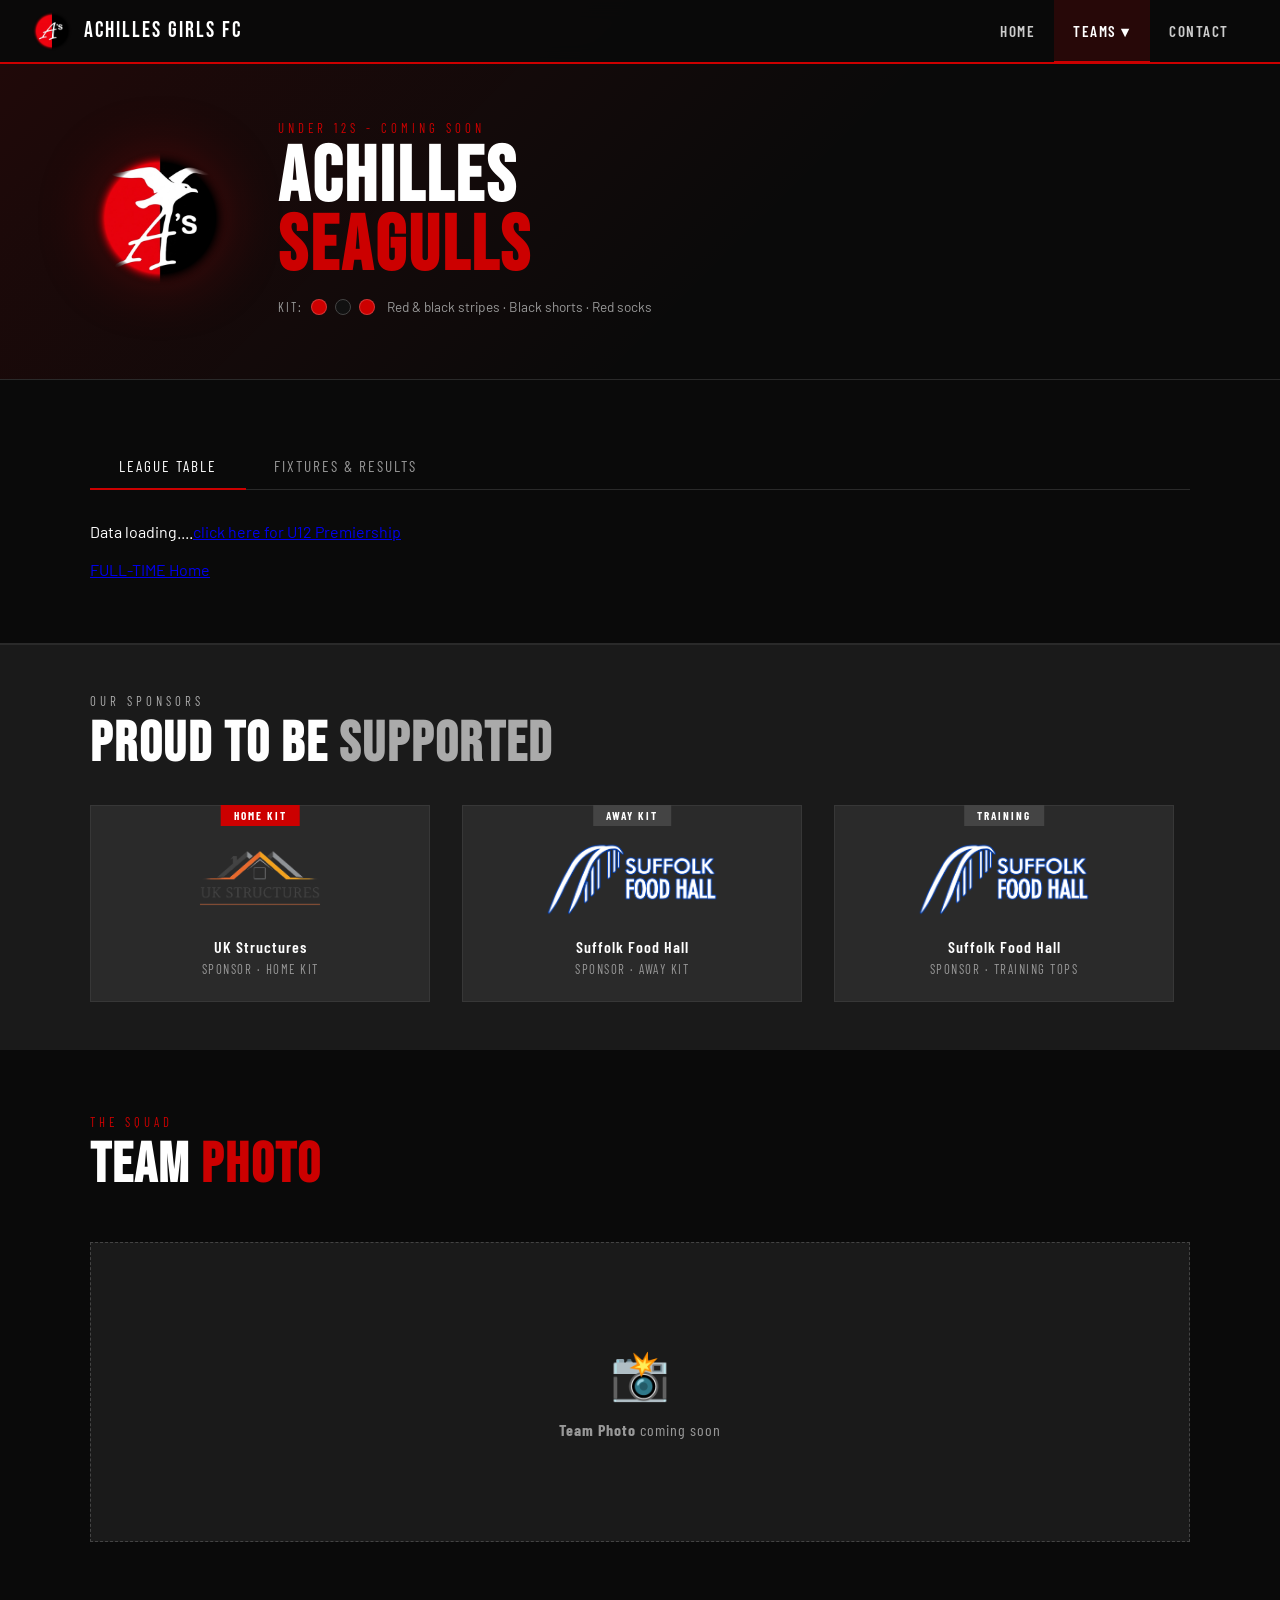
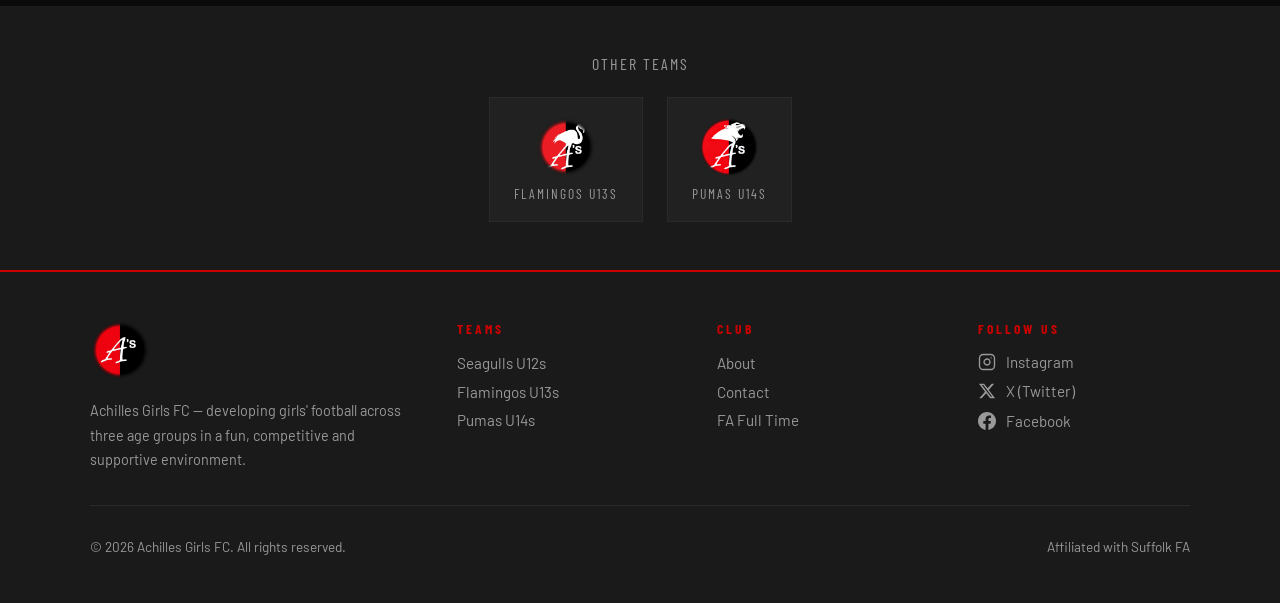
<file: team-seagulls.html>
<!DOCTYPE html>
<html lang="en">
<head>
  <meta charset="UTF-8">
  <meta name="viewport" content="width=device-width, initial-scale=1.0">
  <title>Seagulls U12s — Achilles Girls FC</title>
  <link rel="icon" type="image/png" href="images/logo-seagulls.png">
  <link rel="manifest" href="manifest.json">
  <meta name="theme-color" content="#CC0000">
  <meta name="apple-mobile-web-app-capable" content="yes">
  <meta name="apple-mobile-web-app-status-bar-style" content="black-translucent">
  <meta name="apple-mobile-web-app-title" content="Achilles FC">
  <link rel="apple-touch-icon" href="images/logo-club.png">
  <link rel="stylesheet" href="css/style.css">
  <style>
    :root { --team-accent: #CC0000; }
    .team-hero { background: linear-gradient(135deg, rgba(204,0,0,0.12) 0%, transparent 60%); }
  </style>
</head>
<body>

  <!-- NAVBAR -->
  <nav>
    <a href="index.html" class="nav-brand">
      <img src="images/logo-club.png" alt="Achilles Girls FC">
      <span>Achilles Girls FC</span>
    </a>
    <button class="nav-toggle" aria-label="Menu">
      <span></span><span></span><span></span>
    </button>
    <ul class="nav-links">
      <li><a href="index.html">Home</a></li>
      <li class="nav-dropdown">
        <a href="#" class="active">Teams ▾</a>
        <ul class="dropdown-menu">
          <li><a href="team-seagulls.html"><img src="images/logo-seagulls.png" alt=""> Seagulls U12s</a></li>
          <li><a href="team-flamingos.html"><img src="images/logo-flamingos.png" alt=""> Flamingos U13s</a></li>
          <li><a href="team-pumas.html"><img src="images/logo-pumas.png" alt=""> Pumas U14s</a></li>
        </ul>
      </li>
      <li><a href="index.html#contact">Contact</a></li>
    </ul>
  </nav>

  <!-- TEAM HERO -->
  <div class="team-hero">
    <div class="team-hero-inner">
      <img src="images/logo-seagulls.png" alt="Achilles Seagulls" class="team-hero-logo">
      <div class="team-hero-text">
        <p class="section-label">Under 12s - COMING SOON</p>
        <h1>Achilles<br><span style="color:var(--red)">Seagulls</span></h1>
        <p class="team-division"><!-- Add league/division name here when known --></p>
        <div class="team-kit">
          <span class="kit-label">Kit:</span>
          <div class="kit-swatch" style="background:#CC0000;" title="Red"></div>
          <div class="kit-swatch" style="background:#111; border-color:#444;" title="Black"></div>
          <div class="kit-swatch" style="background:#CC0000;" title="Red socks"></div>
          <span style="color:var(--text-muted); font-size:0.85rem; margin-left:4px;">Red &amp; black stripes · Black shorts · Red socks</span>
        </div>
      </div>
    </div>
  </div>

  <!-- FA FULL TIME EMBEDS -->
  <section class="fa-section">
    <div class="container">
      <div class="fa-tabs">
        <button class="fa-tab active" data-panel="panel-table">League Table</button>
        <button class="fa-tab" data-panel="panel-fixtures">Fixtures &amp; Results</button>
      </div>

      <!-- FIXTURES & RESULTS -->
      <div id="panel-fixtures" class="fa-panel">
        <!--
          ========================================================
          Seagulls — FIXTURES & RESULTS
          ========================================================
          Once the Seagulls U12s are registered on FA Full Time:
          1. Find their fixtures/results widget code snippet.
          2. DELETE the entire embed-placeholder <div> below.
          3. PASTE your FA snippet in its place, e.g.:

          <div class="fa-embed-wrapper" style="padding:1rem;">
            <div id="lrep XXXXXXX" style="width:100%;">
              Data loading....<a href="https://fulltime.thefa.com/...">click here</a>
            </div>
            <script type="text/javascript">var lrcode = 'XXXXXXX'</script>
            <script type="text/javascript" src="https://fulltime.thefa.com/client/api/cs1.js"></script>
          </div>

          IMPORTANT: Change style="width: 350px" to style="width: 100%"
          so it fills the page properly.
          ========================================================
        -->
        <div id="lrep652082584" style="width: 100%;">Data loading....<a href="https://fulltime.thefa.com/index.html?divisionseason=879686512">click here for U12 Premiership</a>
          <br/><br/>
          <a href="http://www.thefa.com/FULL-TIME">FULL-TIME Home</a>
        </div>
        <script language="javascript" type="text/javascript">
          var lrcode = '652082584'
        </script>
        <script language="Javascript" type="text/javascript" src="https://fulltime.thefa.com/client/api/cs1.js"></script> 
      </div>

      <!-- LEAGUE TABLE -->
      <div id="panel-table" class="fa-panel active">
        <!--
          ========================================================
          Seagulls — LEAGUE TABLE
          ========================================================
          This needs a SEPARATE snippet code from FA Full Time
          (different lrcode number to the fixtures one above).

          1. Get the league table widget snippet from FA Full Time.
          2. DELETE the entire embed-placeholder <div> below.
          3. PASTE your FA snippet in its place (same format as
             the fixtures snippet — see instructions above).

          NOTE: Each panel uses its own lrcode variable so they
          won't conflict with each other on the page.
          ========================================================
        -->
        <div id="lrep807748881" style="width: 100%;">Data loading....<a href="https://fulltime.thefa.com/index.html?divisionseason=879686512">click here for U12 Premiership</a>
          <br/><br/>
          <a href="http://www.thefa.com/FULL-TIME">FULL-TIME Home</a>
        </div>
        <script language="javascript" type="text/javascript">
          var lrcode = '807748881'
        </script>
        <script language="Javascript" type="text/javascript" src="https://fulltime.thefa.com/client/api/cs1.js"></script> 
      </div>
    </div>
  </section>

 <!-- SPONSORS -->
  <section style="padding: 3rem 2rem; background: var(--grey); border-top: 1px solid var(--grey-mid);">
    <div class="container">
      <p class="section-label fade-in" style="color:#aaa !important;">Our Sponsors</p>
      <h2 class="section-title fade-in" style="margin-bottom:2rem;">Proud to be <span style="color:#aaa">Supported</span></h2>
      <div class="sponsors-grid fade-in">

        <a href="https://ukstructures.com/" target="_blank" rel="noopener" class="sponsor-card">
          <div class="sponsor-badge">Home Kit</div>
          <img src="images/sponsor-uk-structures.png" alt="UK Structures">
          <span class="sponsor-name">UK Structures</span>
          <span class="sponsor-role">Sponsor · Home Kit</span>
        </a>

        <a href="https://suffolkfoodhall.co.uk/" target="_blank" rel="noopener" class="sponsor-card">
          <div class="sponsor-badge sponsor-badge--secondary">Away Kit</div>
          <img src="images/sponsor-suffolk-food-hall.png" alt="Suffolk Food Hall">
          <span class="sponsor-name">Suffolk Food Hall</span>
          <span class="sponsor-role">Sponsor · Away Kit</span>
        </a>

        <a href="https://suffolkfoodhall.co.uk/" target="_blank" rel="noopener" class="sponsor-card">
          <div class="sponsor-badge sponsor-badge--secondary">Training</div>
          <img src="images/sponsor-suffolk-food-hall.png" alt="Suffolk Food Hall">
          <span class="sponsor-name">Suffolk Food Hall</span>
          <span class="sponsor-role">Sponsor · Training Tops</span>
        </a>

      </div>
    </div>
  </section>
  
  <!-- TEAM PHOTO -->
  <section style="padding: 4rem 2rem; background: var(--black);">
    <div class="container">
      <p class="section-label fade-in">The Squad</p>
      <h2 class="section-title fade-in">Team <span>Photo</span></h2>
      <!--
        TEAM PHOTO: When you have a photo for the Seagulls U12s, save it as
        images/photo-Seagulls.jpg  and replace the placeholder div below with:

        <div style="position:relative; overflow:hidden; border: 1px solid var(--grey-mid);">
          <img src="images/photo-Seagulls.jpg"
               alt="Achilles Seagulls U12s team photo"
               style="width:100%; display:block; max-height:520px; object-fit:cover; object-position: center top;">
          <div style="position:absolute; bottom:0; left:0; right:0; padding:1rem 1.5rem;
                      background:linear-gradient(transparent, rgba(0,0,0,0.75));
                      font-family:'Barlow Condensed',sans-serif; letter-spacing:2px;
                      font-size:0.85rem; text-transform:uppercase; color:rgba(255,255,255,0.7);">
            Achilles Seagulls · U12s
          </div>
        </div>
      -->
      <div class="embed-placeholder fade-in" style="min-height: 300px; display:flex; flex-direction:column; align-items:center; justify-content:center;">
        <span class="icon">📸</span>
        <p><strong>Team Photo</strong> coming soon</p>
        <!--
        <p style="margin-top:0.5rem; font-size:0.85rem;">Save your photo as <code style="background:rgba(255,255,255,0.08); padding:2px 6px;">images/photo-Seagulls.jpg</code> and update this page</p>
        -->
      </div>
    </div>
  </section>

  <!-- BACK TO TEAMS -->
  <section style="padding: 3rem 2rem; text-align:center; background: var(--grey);">
    <div class="container">
      <p style="color:var(--text-muted); font-family:'Barlow Condensed',sans-serif; letter-spacing:2px; text-transform:uppercase; margin-bottom:1.5rem;">Other Teams</p>
      <div style="display:flex; justify-content:center; gap:1.5rem; flex-wrap:wrap;">
        <a href="team-flamingos.html" class="hero-team-badge">
          <img src="images/logo-flamingos.png" alt="Flamingos" style="width:60px;height:60px;object-fit:contain;">
          <span>Flamingos U13s</span>
        </a>
        <a href="team-pumas.html" class="hero-team-badge">
          <img src="images/logo-pumas.png" alt="Pumas" style="width:60px;height:60px;object-fit:contain;">
          <span>Pumas U14s</span>
        </a>
      </div>
    </div>
  </section>

  <!-- FOOTER -->
<footer>
    <div class="footer-inner">
      <div class="footer-brand">
        <img src="images/logo-club.png" alt="Achilles Girls FC">
        <p>Achilles Girls FC — developing girls' football across three age groups in a fun, competitive and supportive environment.</p>
      </div>
      <div class="footer-col">
        <h4>Teams</h4>
        <ul>
          <li><a href="team-seagulls.html">Seagulls U12s</a></li>
          <li><a href="team-flamingos.html">Flamingos U13s</a></li>
          <li><a href="team-pumas.html">Pumas U14s</a></li>
        </ul>
      </div>
      <div class="footer-col">
        <h4>Club</h4>
        <ul>
          <li><a href="index.html#about">About</a></li>
          <li><a href="index.html#contact">Contact</a></li>
          <li><a href="https://fulltime.thefa.com" target="_blank">FA Full Time</a></li>
        </ul>
      </div>
      <div class="footer-col">
        <h4>Follow Us</h4>
        <div class="social-links">
          <a href="https://www.instagram.com/achillesgirlsfc" target="_blank" rel="noopener" aria-label="Instagram" class="social-link">
            <svg xmlns="http://www.w3.org/2000/svg" viewBox="0 0 24 24" fill="none" stroke="currentColor" stroke-width="1.8" stroke-linecap="round" stroke-linejoin="round">
              <rect x="2" y="2" width="20" height="20" rx="5" ry="5"/><path d="M16 11.37A4 4 0 1 1 12.63 8 4 4 0 0 1 16 11.37z"/><line x1="17.5" y1="6.5" x2="17.51" y2="6.5"/>
            </svg>
            Instagram
          </a>
          <a href="https://x.com/achillesgirlsfc" target="_blank" rel="noopener" aria-label="X (Twitter)" class="social-link">
            <svg xmlns="http://www.w3.org/2000/svg" viewBox="0 0 24 24" fill="currentColor">
              <path d="M18.244 2.25h3.308l-7.227 8.26 8.502 11.24H16.17l-5.214-6.817L4.99 21.75H1.68l7.73-8.835L1.254 2.25H8.08l4.713 6.231zm-1.161 17.52h1.833L7.084 4.126H5.117z"/>
            </svg>
            X (Twitter)
          </a>
          <a href="https://www.facebook.com/groups/achillesgirls" target="_blank" rel="noopener" aria-label="Facebook" class="social-link">
            <svg xmlns="http://www.w3.org/2000/svg" viewBox="0 0 24 24" fill="currentColor">
              <path d="M24 12.073c0-6.627-5.373-12-12-12s-12 5.373-12 12c0 5.99 4.388 10.954 10.125 11.854v-8.385H7.078v-3.47h3.047V9.43c0-3.007 1.792-4.669 4.533-4.669 1.312 0 2.686.235 2.686.235v2.953H15.83c-1.491 0-1.956.925-1.956 1.874v2.25h3.328l-.532 3.47h-2.796v8.385C19.612 23.027 24 18.062 24 12.073z"/>
            </svg>
            Facebook
          </a>
        </div>
      </div>
    </div>
    <div class="footer-bottom">
      <span>© 2026 Achilles Girls FC. All rights reserved.</span>
      <span>Affiliated with Suffolk FA</span>
    </div>
  </footer>

  <script src="js/main.js"></script>
  <script>
    if ("serviceWorker" in navigator) {
      navigator.serviceWorker.register("/sw.js");
    }
  </script>
</body>
</html>
</file>
<file: css/style.css>
@import url('https://fonts.googleapis.com/css2?family=Bebas+Neue&family=Barlow:wght@400;500;600;700&family=Barlow+Condensed:wght@600;700&display=swap');

:root {
  --red: #CC0000;
  --black: #0a0a0a;
  --white: #ffffff;
  --grey: #1a1a1a;
  --grey-mid: #2a2a2a;
  --grey-light: #444;
  --text-muted: #999;
  --albion-accent: #CC0000;
  --flamingo-accent: #e8559a;
  --pumas-accent: #444;
}

* { margin: 0; padding: 0; box-sizing: border-box; }

html { scroll-behavior: smooth; }

body {
  font-family: 'Barlow', sans-serif;
  background: var(--black);
  color: var(--white);
  overflow-x: hidden;
}

/* ===== NAVBAR ===== */
nav {
  position: fixed;
  top: 0; left: 0; right: 0;
  z-index: 1000;
  background: rgba(10,10,10,0.95);
  backdrop-filter: blur(10px);
  border-bottom: 2px solid var(--red);
  padding: 0 2rem;
  height: 64px;
  display: flex;
  align-items: center;
  justify-content: space-between;
}

.nav-brand {
  display: flex;
  align-items: center;
  gap: 12px;
  text-decoration: none;
}

.nav-brand img {
  height: 40px;
  width: 40px;
  object-fit: contain;
}

.nav-brand span {
  font-family: 'Bebas Neue', sans-serif;
  font-size: 1.4rem;
  letter-spacing: 2px;
  color: var(--white);
  line-height: 1;
}

.nav-links {
  display: flex;
  align-items: center;
  gap: 0;
  list-style: none;
}

.nav-links a {
  display: block;
  padding: 0 1.2rem;
  height: 64px;
  line-height: 64px;
  text-decoration: none;
  color: #ccc;
  font-family: 'Barlow Condensed', sans-serif;
  font-size: 0.95rem;
  font-weight: 600;
  letter-spacing: 1.5px;
  text-transform: uppercase;
  transition: color 0.2s, background 0.2s;
}

.nav-links a:hover, .nav-links a.active {
  color: var(--white);
  background: rgba(204,0,0,0.15);
}

.nav-links a.active {
  border-bottom: 2px solid var(--red);
}

/* Dropdown */
.nav-dropdown {
  position: relative;
}

.nav-dropdown .dropdown-menu {
  display: none;
  position: absolute;
  top: 64px;
  left: 0;
  background: var(--grey);
  border: 1px solid var(--grey-mid);
  border-top: 2px solid var(--red);
  min-width: 200px;
  list-style: none;
}

.nav-dropdown:hover .dropdown-menu {
  display: block;
}

.dropdown-menu a {
  height: auto;
  line-height: 1;
  padding: 0.9rem 1.2rem;
  display: flex;
  align-items: center;
  gap: 10px;
  border-bottom: 1px solid var(--grey-mid);
}

.dropdown-menu a img {
  width: 28px;
  height: 28px;
  object-fit: contain;
}

.dropdown-menu a:last-child { border-bottom: none; }

/* Hamburger */
.nav-toggle {
  display: none;
  background: none;
  border: none;
  cursor: pointer;
  flex-direction: column;
  gap: 5px;
  padding: 4px;
}

.nav-toggle span {
  display: block;
  width: 24px;
  height: 2px;
  background: var(--white);
  transition: all 0.3s;
}

/* ===== HERO ===== */
.hero {
  min-height: 100vh;
  display: flex;
  align-items: center;
  justify-content: center;
  position: relative;
  overflow: hidden;
  padding: 64px 2rem 0;
}

.hero-bg {
  position: absolute;
  inset: 0;
  background:
    linear-gradient(135deg, rgba(204,0,0,0.08) 0%, transparent 50%),
    repeating-linear-gradient(
      -45deg,
      transparent,
      transparent 40px,
      rgba(204,0,0,0.03) 40px,
      rgba(204,0,0,0.03) 41px
    );
}

.hero-stripe {
  position: absolute;
  top: 0; bottom: 0;
  width: 8px;
  background: var(--red);
  opacity: 0.15;
}

.hero-stripe:nth-child(1) { left: 10%; }
.hero-stripe:nth-child(2) { left: 10.8%; }
.hero-stripe:nth-child(3) { left: 30%; }
.hero-stripe:nth-child(4) { left: 30.8%; }
.hero-stripe:nth-child(5) { left: 50%; }
.hero-stripe:nth-child(6) { left: 50.8%; }
.hero-stripe:nth-child(7) { left: 70%; }
.hero-stripe:nth-child(8) { left: 70.8%; }
.hero-stripe:nth-child(9) { left: 90%; }
.hero-stripe:nth-child(10) { left: 90.8%; }

.hero-content {
  position: relative;
  text-align: center;
  max-width: 800px;
  animation: fadeUp 0.8s ease both;
}

.hero-logo {
  width: 160px;
  height: 160px;
  object-fit: contain;
  margin-bottom: 2rem;
  filter: drop-shadow(0 0 40px rgba(204,0,0,0.4));
  animation: fadeUp 0.8s ease 0.1s both;
}

.hero h1 {
  font-family: 'Bebas Neue', sans-serif;
  font-size: clamp(3.5rem, 10vw, 7rem);
  letter-spacing: 4px;
  line-height: 0.9;
  margin-bottom: 0.5rem;
  animation: fadeUp 0.8s ease 0.2s both;
}

.hero h1 span { color: var(--red); }

.hero-sub {
  font-family: 'Barlow Condensed', sans-serif;
  font-size: 1.2rem;
  letter-spacing: 4px;
  text-transform: uppercase;
  color: var(--text-muted);
  margin-bottom: 2.5rem;
  animation: fadeUp 0.8s ease 0.3s both;
}

.hero-teams {
  display: flex;
  justify-content: center;
  gap: 2rem;
  flex-wrap: wrap;
  animation: fadeUp 0.8s ease 0.4s both;
}

.hero-team-badge {
  display: flex;
  flex-direction: column;
  align-items: center;
  gap: 8px;
  text-decoration: none;
  padding: 1.2rem 1.5rem;
  border: 1px solid var(--grey-mid);
  background: rgba(255,255,255,0.03);
  transition: all 0.3s;
}

.hero-team-badge:hover {
  border-color: var(--red);
  background: rgba(204,0,0,0.08);
  transform: translateY(-4px);
}

.hero-team-badge img {
  width: 70px;
  height: 70px;
  object-fit: contain;
}

.hero-team-badge span {
  font-family: 'Barlow Condensed', sans-serif;
  font-size: 0.85rem;
  letter-spacing: 2px;
  text-transform: uppercase;
  color: var(--text-muted);
}

/* ===== SECTIONS ===== */
section {
  padding: 5rem 2rem;
}

.container {
  max-width: 1100px;
  margin: 0 auto;
}

.section-label {
  font-family: 'Barlow Condensed', sans-serif;
  font-size: 0.8rem;
  letter-spacing: 4px;
  text-transform: uppercase;
  color: var(--red);
  margin-bottom: 0.5rem;
}

.section-title {
  font-family: 'Bebas Neue', sans-serif;
  font-size: clamp(2.5rem, 5vw, 3.5rem);
  letter-spacing: 2px;
  line-height: 1;
  margin-bottom: 3rem;
}

.section-title span { color: var(--red); }

/* ===== ABOUT ===== */
.about-grid {
  display: grid;
  grid-template-columns: 1fr 1fr;
  gap: 4rem;
  align-items: center;
}

.about-text p {
  color: #bbb;
  line-height: 1.8;
  margin-bottom: 1.2rem;
  font-size: 1.05rem;
}

.about-stats {
  display: grid;
  grid-template-columns: 1fr 1fr;
  gap: 1px;
  background: var(--grey-mid);
}

.stat-box {
  background: var(--grey);
  padding: 2rem;
  text-align: center;
}

.stat-box .number {
  font-family: 'Bebas Neue', sans-serif;
  font-size: 3.5rem;
  color: var(--red);
  line-height: 1;
}

.stat-box .label {
  font-family: 'Barlow Condensed', sans-serif;
  font-size: 0.85rem;
  letter-spacing: 2px;
  text-transform: uppercase;
  color: var(--text-muted);
  margin-top: 0.3rem;
}

/* ===== TEAMS ===== */
.teams-grid {
  display: grid;
  grid-template-columns: repeat(3, 1fr);
  gap: 1px;
  background: var(--grey-mid);
}

.team-card {
  background: var(--grey);
  padding: 2.5rem 2rem;
  text-align: center;
  text-decoration: none;
  color: var(--white);
  transition: all 0.3s;
  position: relative;
  overflow: hidden;
}

.team-card::before {
  content: '';
  position: absolute;
  bottom: 0; left: 0; right: 0;
  height: 3px;
  background: var(--accent, var(--red));
  transform: scaleX(0);
  transition: transform 0.3s;
}

.team-card:hover::before { transform: scaleX(1); }
.team-card:hover { background: var(--grey-mid); }

.team-card img {
  width: 100px;
  height: 100px;
  object-fit: contain;
  margin-bottom: 1.2rem;
}

.team-card h3 {
  font-family: 'Bebas Neue', sans-serif;
  font-size: 1.6rem;
  letter-spacing: 2px;
  margin-bottom: 0.4rem;
}

.team-card .age-group {
  font-family: 'Barlow Condensed', sans-serif;
  font-size: 0.85rem;
  letter-spacing: 2px;
  text-transform: uppercase;
  color: var(--text-muted);
  margin-bottom: 1rem;
}

.team-card .kit-colours {
  display: flex;
  justify-content: center;
  gap: 6px;
  margin-top: 1rem;
}

.kit-swatch {
  width: 16px;
  height: 16px;
  border-radius: 50%;
  border: 1px solid rgba(255,255,255,0.2);
}

.btn {
  display: inline-block;
  margin-top: 1.5rem;
  padding: 0.6rem 1.5rem;
  font-family: 'Barlow Condensed', sans-serif;
  font-size: 0.9rem;
  letter-spacing: 2px;
  text-transform: uppercase;
  text-decoration: none;
  border: 1px solid var(--red);
  color: var(--white);
  background: transparent;
  transition: all 0.2s;
  cursor: pointer;
}

.btn:hover {
  background: var(--red);
}

/* ===== TEAM PAGE HERO ===== */
.team-hero {
  padding: 120px 2rem 4rem;
  position: relative;
  overflow: hidden;
  border-bottom: 1px solid var(--grey-mid);
}

.team-hero-bg {
  position: absolute;
  inset: 0;
  opacity: 0.05;
  background-size: 300px;
  background-position: right center;
  background-repeat: no-repeat;
}

.team-hero-inner {
  max-width: 1100px;
  margin: 0 auto;
  display: flex;
  align-items: center;
  gap: 3rem;
}

.team-hero-logo {
  width: 140px;
  height: 140px;
  object-fit: contain;
  flex-shrink: 0;
  filter: drop-shadow(0 0 30px rgba(204,0,0,0.3));
}

.team-hero-text h1 {
  font-family: 'Bebas Neue', sans-serif;
  font-size: clamp(3rem, 6vw, 5rem);
  letter-spacing: 3px;
  line-height: 0.9;
}

.team-hero-text .team-division {
  font-family: 'Barlow Condensed', sans-serif;
  font-size: 1rem;
  letter-spacing: 3px;
  text-transform: uppercase;
  color: var(--text-muted);
  margin-top: 0.8rem;
}

.team-kit {
  display: flex;
  align-items: center;
  gap: 8px;
  margin-top: 1rem;
}

.kit-label {
  font-family: 'Barlow Condensed', sans-serif;
  font-size: 0.8rem;
  letter-spacing: 2px;
  text-transform: uppercase;
  color: var(--text-muted);
}

/* ===== FA EMBED SECTION ===== */
.fa-section {
  padding: 4rem 2rem;
  border-bottom: 1px solid var(--grey-mid);
}

.fa-tabs {
  display: flex;
  gap: 0;
  border-bottom: 1px solid var(--grey-mid);
  margin-bottom: 2rem;
}

.fa-tab {
  padding: 0.8rem 1.8rem;
  font-family: 'Barlow Condensed', sans-serif;
  font-size: 0.95rem;
  letter-spacing: 2px;
  text-transform: uppercase;
  cursor: pointer;
  background: none;
  border: none;
  color: var(--text-muted);
  border-bottom: 2px solid transparent;
  margin-bottom: -1px;
  transition: all 0.2s;
}

.fa-tab:hover { color: var(--white); }
.fa-tab.active {
  color: var(--white);
  border-bottom-color: var(--red);
}

.fa-panel { display: none; }
.fa-panel.active { display: block; }

.fa-embed-wrapper {
  background: var(--grey);
  border: 1px solid var(--grey-mid);
  overflow: hidden;
}

.fa-embed-wrapper iframe {
  width: 100%;
  min-height: 500px;
  border: none;
  display: block;
}

/* Placeholder styling for before iframes are added */
.embed-placeholder {
  background: var(--grey);
  border: 1px dashed var(--grey-light);
  padding: 4rem 2rem;
  text-align: center;
  color: var(--text-muted);
}

.embed-placeholder .icon {
  font-size: 3rem;
  margin-bottom: 1rem;
  display: block;
}

.embed-placeholder p {
  font-family: 'Barlow Condensed', sans-serif;
  font-size: 1rem;
  letter-spacing: 1px;
}

/* ===== CONTACT ===== */
.contact-grid {
  display: grid;
  grid-template-columns: 1fr 1.5fr;
  gap: 4rem;
  align-items: start;
}

.contact-info h3 {
  font-family: 'Bebas Neue', sans-serif;
  font-size: 1.8rem;
  letter-spacing: 2px;
  margin-bottom: 1rem;
}

.contact-info p {
  color: #bbb;
  line-height: 1.8;
  margin-bottom: 2rem;
}

.contact-detail {
  display: flex;
  align-items: flex-start;
  gap: 12px;
  margin-bottom: 1.2rem;
  color: #bbb;
}

.contact-detail strong {
  font-family: 'Barlow Condensed', sans-serif;
  letter-spacing: 1px;
  text-transform: uppercase;
  color: var(--white);
  min-width: 80px;
}

.contact-form {
  display: flex;
  flex-direction: column;
  gap: 1rem;
}

.form-row {
  display: grid;
  grid-template-columns: 1fr 1fr;
  gap: 1rem;
}

.form-group {
  display: flex;
  flex-direction: column;
  gap: 6px;
}

.form-group label {
  font-family: 'Barlow Condensed', sans-serif;
  font-size: 0.85rem;
  letter-spacing: 2px;
  text-transform: uppercase;
  color: var(--text-muted);
}

.form-group input,
.form-group textarea,
.form-group select {
  background: var(--grey);
  border: 1px solid var(--grey-mid);
  padding: 0.8rem 1rem;
  color: var(--white);
  font-family: 'Barlow', sans-serif;
  font-size: 1rem;
  outline: none;
  transition: border-color 0.2s;
  width: 100%;
}

.form-group input:focus,
.form-group textarea:focus,
.form-group select:focus {
  border-color: var(--red);
}

.form-group textarea { resize: vertical; min-height: 120px; }
.form-group select option { background: var(--grey); }

.btn-full { width: 100%; justify-content: center; }
.btn-submit {
  background: var(--red);
  border-color: var(--red);
  font-size: 1rem;
  padding: 0.9rem;
}
.btn-submit:hover { background: #aa0000; }

.form-success {
  display: none;
  background: rgba(0,180,0,0.1);
  border: 1px solid rgba(0,180,0,0.3);
  padding: 1rem;
  text-align: center;
  color: #4caf50;
  font-family: 'Barlow Condensed', sans-serif;
  letter-spacing: 1px;
}

/* ===== FOOTER ===== */
footer {
  background: var(--grey);
  border-top: 2px solid var(--red);
  padding: 3rem 2rem;
}

.footer-inner {
  max-width: 1100px;
  margin: 0 auto;
  display: grid;
  grid-template-columns: 1.5fr 1fr 1fr 1fr;
  gap: 3rem;
}

.footer-brand img {
  height: 60px;
  object-fit: contain;
  margin-bottom: 1rem;
}

.footer-brand p {
  color: var(--text-muted);
  font-size: 0.9rem;
  line-height: 1.7;
}

.footer-col h4 {
  font-family: 'Barlow Condensed', sans-serif;
  font-size: 0.85rem;
  letter-spacing: 3px;
  text-transform: uppercase;
  color: var(--red);
  margin-bottom: 1rem;
}

.footer-col ul { list-style: none; }
.footer-col ul li { margin-bottom: 0.6rem; }
.footer-col ul a {
  text-decoration: none;
  color: var(--text-muted);
  font-size: 0.95rem;
  transition: color 0.2s;
}
.footer-col ul a:hover { color: var(--white); }

.footer-bottom {
  max-width: 1100px;
  margin: 2rem auto 0;
  padding-top: 2rem;
  border-top: 1px solid var(--grey-mid);
  display: flex;
  justify-content: space-between;
  align-items: center;
  color: var(--text-muted);
  font-size: 0.85rem;
}

/* ===== COMING SOON ===== */
.coming-soon-badge {
  display: inline-block;
  padding: 0.3rem 0.8rem;
  background: rgba(204,0,0,0.15);
  border: 1px solid rgba(204,0,0,0.3);
  color: var(--red);
  font-family: 'Barlow Condensed', sans-serif;
  font-size: 0.75rem;
  letter-spacing: 2px;
  text-transform: uppercase;
  margin-left: 8px;
  vertical-align: middle;
}

/* ===== ANIMATIONS ===== */
@keyframes fadeUp {
  from { opacity: 0; transform: translateY(30px); }
  to { opacity: 1; transform: translateY(0); }
}

.fade-in {
  opacity: 0;
  transform: translateY(20px);
  transition: opacity 0.6s ease, transform 0.6s ease;
}

.fade-in.visible {
  opacity: 1;
  transform: translateY(0);
}

/* ===== RESPONSIVE ===== */
@media (max-width: 900px) {
  .about-grid, .contact-grid { grid-template-columns: 1fr; gap: 2rem; }
  .teams-grid { grid-template-columns: 1fr; }
  .footer-inner { grid-template-columns: 1fr 1fr; }
  .footer-inner > .footer-brand { grid-column: 1 / -1; }
  .nav-links { display: none; }
  .nav-toggle { display: flex; }
  .nav-links.open {
    display: flex;
    flex-direction: column;
    position: fixed;
    top: 64px; left: 0; right: 0;
    background: var(--grey);
    border-top: 1px solid var(--grey-mid);
    padding: 1rem 0;
  }
  .nav-links.open a { height: auto; line-height: 1; padding: 1rem 2rem; }
  .nav-dropdown .dropdown-menu { position: static; border-top: none; }
  .team-hero-inner { flex-direction: column; text-align: center; }
  .form-row { grid-template-columns: 1fr; }
}

@media (max-width: 600px) {
  .footer-inner { grid-template-columns: 1fr; }
  .hero-teams { gap: 1rem; }
  .footer-bottom { flex-direction: column; gap: 0.5rem; text-align: center; }
}

/* ===== SOCIAL LINKS ===== */
.social-links {
  display: flex;
  flex-direction: column;
  gap: 0.7rem;
}

.social-link {
  display: flex;
  align-items: center;
  gap: 10px;
  text-decoration: none;
  color: var(--text-muted);
  font-size: 0.95rem;
  transition: color 0.2s;
}

.social-link:hover { color: var(--white); }

.social-link svg {
  width: 18px;
  height: 18px;
  flex-shrink: 0;
  transition: color 0.2s;
}

.social-link:hover svg { color: var(--red); }

/* ===== SPONSORS ===== */
.sponsors-grid {
  display: flex;
  gap: 2rem;
  flex-wrap: wrap;
}

.sponsor-card {
  flex: 1;
  min-width: 220px;
  max-width: 340px;
  display: flex;
  flex-direction: column;
  align-items: center;
  text-decoration: none;
  background: var(--grey-mid);
  border: 1px solid rgba(255,255,255,0.06);
  padding: 2rem 1.5rem 1.5rem;
  position: relative;
  transition: border-color 0.3s, transform 0.3s;
}

.sponsor-card:hover {
  border-color: rgba(255,255,255,0.2);
  transform: translateY(-3px);
}

.sponsor-card img {
  max-height: 80px;
  max-width: 100%;
  object-fit: contain;
  margin-bottom: 1.2rem;
  filter: brightness(1);
  transition: opacity 0.2s;
}

.sponsor-card:hover img { opacity: 0.9; }

.sponsor-name {
  font-family: 'Barlow Condensed', sans-serif;
  font-size: 1rem;
  font-weight: 600;
  letter-spacing: 1px;
  color: var(--white);
  text-align: center;
}

.sponsor-role {
  font-family: 'Barlow Condensed', sans-serif;
  font-size: 0.8rem;
  letter-spacing: 1.5px;
  text-transform: uppercase;
  color: var(--text-muted);
  margin-top: 0.3rem;
  text-align: center;
}

.sponsor-badge {
  position: absolute;
  top: -1px;
  left: 50%;
  transform: translateX(-50%);
  background: var(--red);
  color: var(--white);
  font-family: 'Barlow Condensed', sans-serif;
  font-size: 0.7rem;
  font-weight: 700;
  letter-spacing: 2px;
  text-transform: uppercase;
  padding: 0.25rem 0.8rem;
  white-space: nowrap;
}

.sponsor-badge--secondary {
  background: var(--grey-light);
}
</file>
